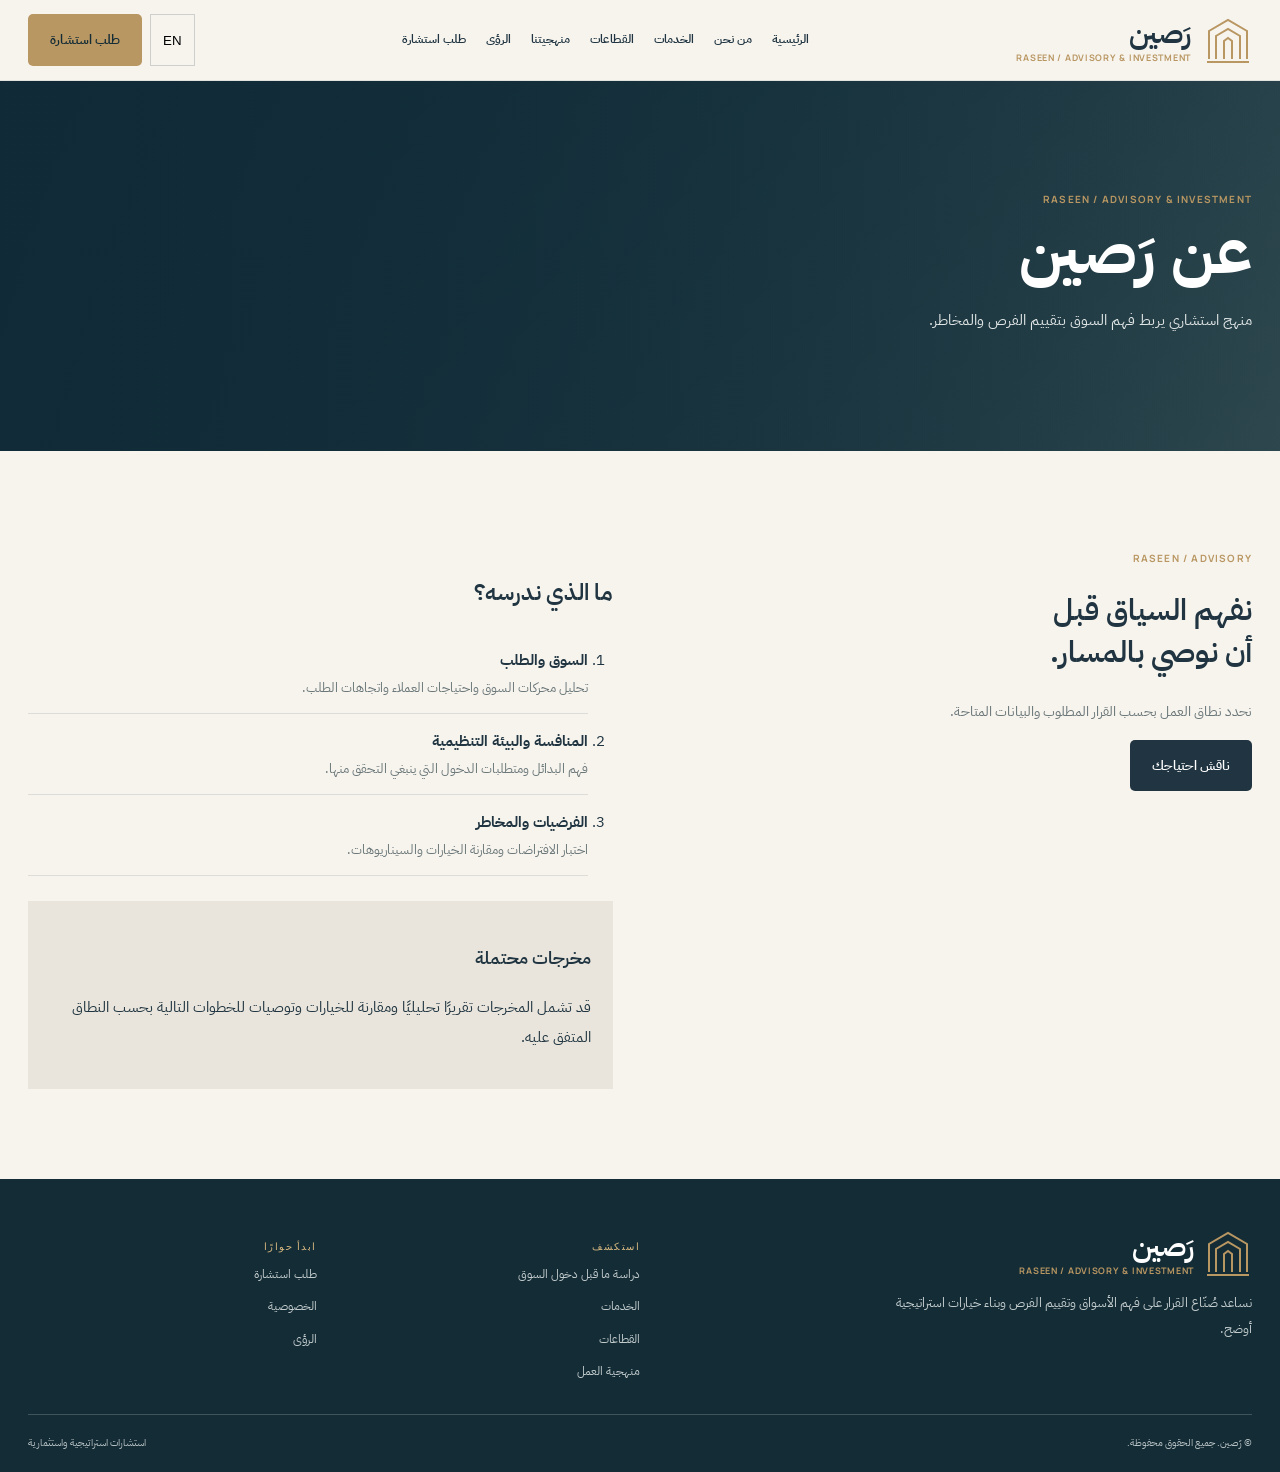
<file: about.html>
<!doctype html><html lang="ar" dir="rtl"><head><meta charset="utf-8"><meta name="viewport" content="width=device-width,initial-scale=1"><meta name="description" content="منهج استشاري يربط فهم السوق بتقييم الفرص والمخاطر."><title>عن رَصين | RASEEN</title><link rel="preconnect" href="https://fonts.googleapis.com"><link href="https://fonts.googleapis.com/css2?family=IBM+Plex+Sans+Arabic:wght@400;500;600;700&family=Manrope:wght@400;500;600;700;800&display=swap" rel="stylesheet"><link rel="stylesheet" href="style.css"><script defer src="script.js"></script></head><body><div data-site-header></div><main><section class="page-hero" style="--page-image:linear-gradient(135deg,#183b46,#687e7c)"><div class="container"><p class="eyebrow">RASEEN / ADVISORY & INVESTMENT</p><h1 data-ar="عن رَصين" data-en="About RASEEN">عن رَصين</h1><p data-ar="منهج استشاري يربط فهم السوق بتقييم الفرص والمخاطر." data-en="An advisory approach connecting market understanding, opportunities, and risk.">منهج استشاري يربط فهم السوق بتقييم الفرص والمخاطر.</p></div></section><section class="section-pad"><div class="container content-grid"><aside class="content-aside reveal"><p class="eyebrow">RASEEN / ADVISORY</p><h2 data-ar="نفهم السياق قبل<br><em>أن نوصي بالمسار.</em>" data-en="Understand the context before<br><em>recommending a path.</em>">نفهم السياق قبل<br><em>أن نوصي بالمسار.</em></h2><p class="body-copy" data-ar="نحدد نطاق العمل بحسب القرار المطلوب والبيانات المتاحة." data-en="We shape the scope around the decision and available evidence.">نحدد نطاق العمل بحسب القرار المطلوب والبيانات المتاحة.</p><a class="btn btn-dark" href="inquiry.html" data-ar="ناقش احتياجك" data-en="Discuss your needs">ناقش احتياجك</a></aside><div class="prose reveal"><h2 data-ar="ما الذي ندرسه؟" data-en="What do we assess?">ما الذي ندرسه؟</h2><ol class="numbered"><li><strong data-ar="السوق والطلب" data-en="Market and demand">السوق والطلب</strong><span data-ar="تحليل محركات السوق واحتياجات العملاء واتجاهات الطلب." data-en="Analyze market drivers, customer needs, and demand trends.">تحليل محركات السوق واحتياجات العملاء واتجاهات الطلب.</span></li><li><strong data-ar="المنافسة والبيئة التنظيمية" data-en="Competition and regulation">المنافسة والبيئة التنظيمية</strong><span data-ar="فهم البدائل ومتطلبات الدخول التي ينبغي التحقق منها." data-en="Understand alternatives and entry requirements to validate.">فهم البدائل ومتطلبات الدخول التي ينبغي التحقق منها.</span></li><li><strong data-ar="الفرضيات والمخاطر" data-en="Assumptions and risks">الفرضيات والمخاطر</strong><span data-ar="اختبار الافتراضات ومقارنة الخيارات والسيناريوهات." data-en="Test assumptions and compare options and scenarios.">اختبار الافتراضات ومقارنة الخيارات والسيناريوهات.</span></li></ol><div class="panel"><h3 data-ar="مخرجات محتملة" data-en="Potential outputs">مخرجات محتملة</h3><p data-ar="قد تشمل المخرجات تقريرًا تحليليًا ومقارنة للخيارات وتوصيات للخطوات التالية بحسب النطاق المتفق عليه." data-en="Outputs may include an analytical report, options comparison, and next-step recommendations, depending on the agreed scope.">قد تشمل المخرجات تقريرًا تحليليًا ومقارنة للخيارات وتوصيات للخطوات التالية بحسب النطاق المتفق عليه.</p></div></div></div></section></main><div data-site-footer></div></body></html>
</file>
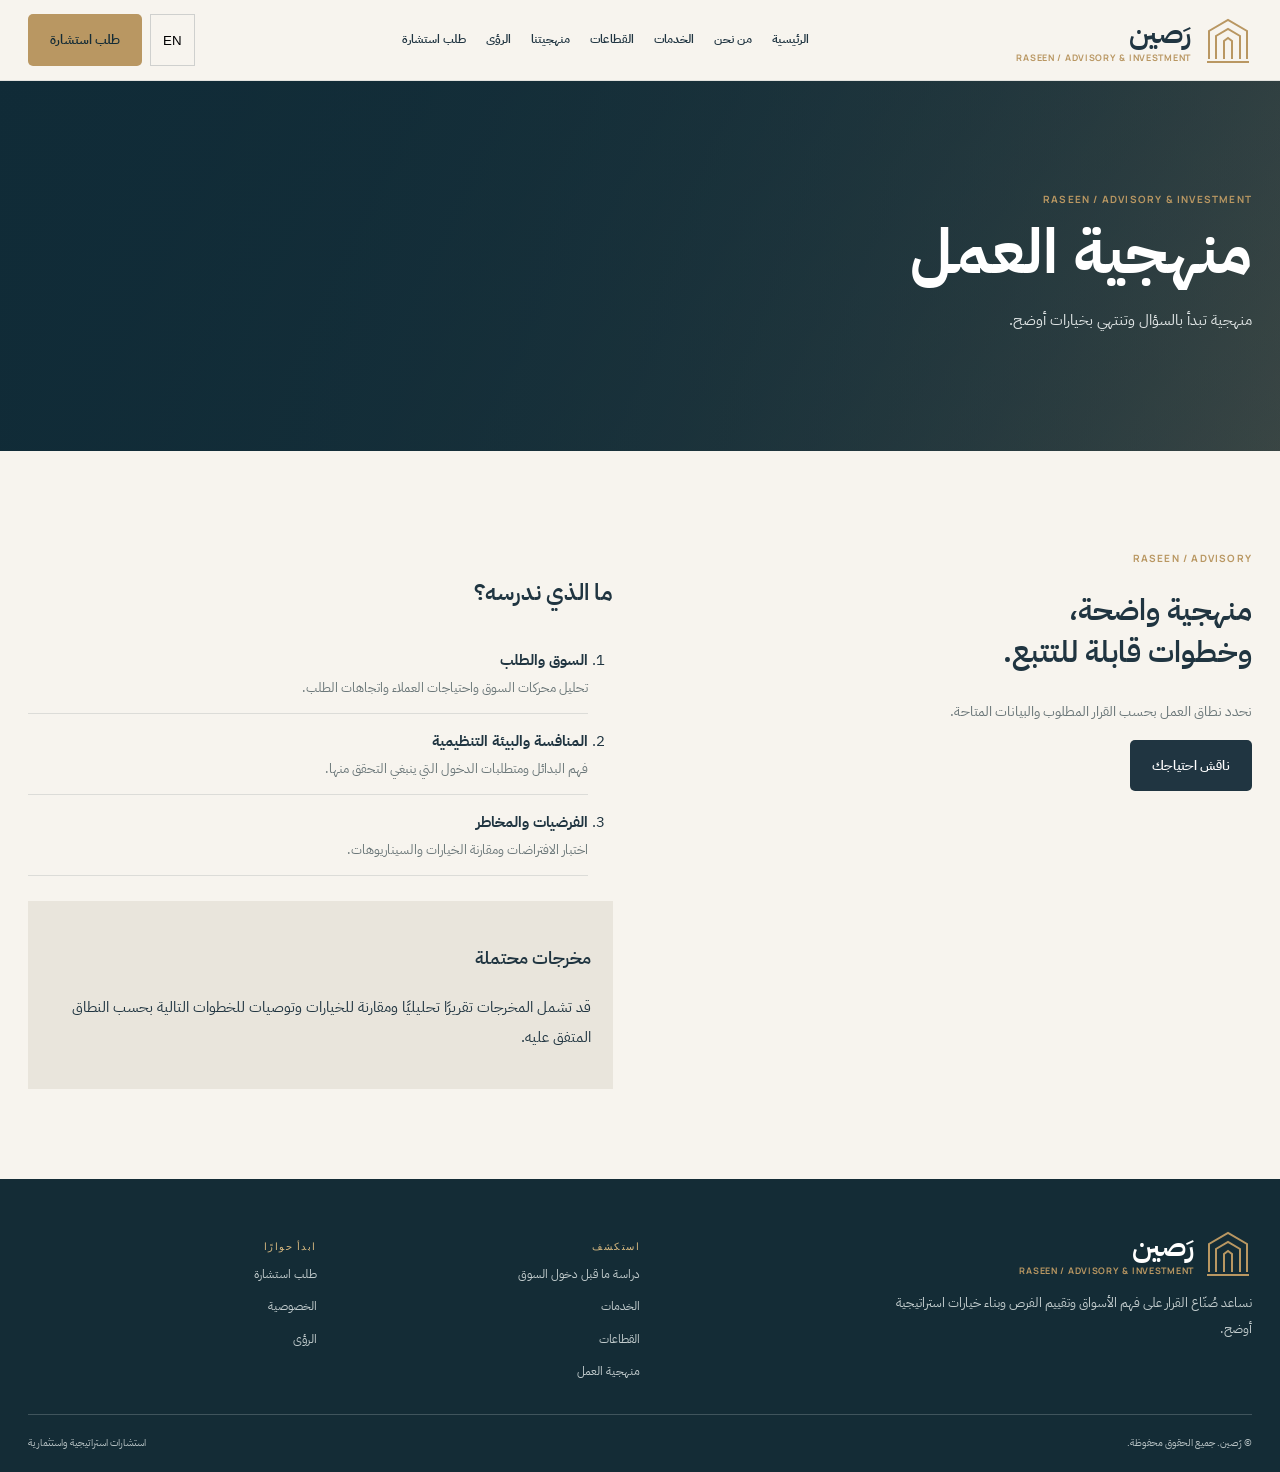
<file: approach.html>
<!doctype html><html lang="ar" dir="rtl"><head><meta charset="utf-8"><meta name="viewport" content="width=device-width,initial-scale=1"><meta name="description" content="منهجية تبدأ بالسؤال وتنتهي بخيارات أوضح."><title>منهجية العمل | RASEEN</title><link rel="preconnect" href="https://fonts.googleapis.com"><link href="https://fonts.googleapis.com/css2?family=IBM+Plex+Sans+Arabic:wght@400;500;600;700&family=Manrope:wght@400;500;600;700;800&display=swap" rel="stylesheet"><link rel="stylesheet" href="style.css"><script defer src="script.js"></script></head><body><div data-site-header></div><main><section class="page-hero" style="--page-image:linear-gradient(135deg,#19353f,#8a795d)"><div class="container"><p class="eyebrow">RASEEN / ADVISORY & INVESTMENT</p><h1 data-ar="منهجية العمل" data-en="Our approach">منهجية العمل</h1><p data-ar="منهجية تبدأ بالسؤال وتنتهي بخيارات أوضح." data-en="A structured process from questions to clearer options.">منهجية تبدأ بالسؤال وتنتهي بخيارات أوضح.</p></div></section><section class="section-pad"><div class="container content-grid"><aside class="content-aside reveal"><p class="eyebrow">RASEEN / ADVISORY</p><h2 data-ar="منهجية واضحة،<br><em>وخطوات قابلة للتتبع.</em>" data-en="A clear method,<br><em>with traceable steps.</em>">منهجية واضحة،<br><em>وخطوات قابلة للتتبع.</em></h2><p class="body-copy" data-ar="نحدد نطاق العمل بحسب القرار المطلوب والبيانات المتاحة." data-en="We shape the scope around the decision and available evidence.">نحدد نطاق العمل بحسب القرار المطلوب والبيانات المتاحة.</p><a class="btn btn-dark" href="inquiry.html" data-ar="ناقش احتياجك" data-en="Discuss your needs">ناقش احتياجك</a></aside><div class="prose reveal"><h2 data-ar="ما الذي ندرسه؟" data-en="What do we assess?">ما الذي ندرسه؟</h2><ol class="numbered"><li><strong data-ar="السوق والطلب" data-en="Market and demand">السوق والطلب</strong><span data-ar="تحليل محركات السوق واحتياجات العملاء واتجاهات الطلب." data-en="Analyze market drivers, customer needs, and demand trends.">تحليل محركات السوق واحتياجات العملاء واتجاهات الطلب.</span></li><li><strong data-ar="المنافسة والبيئة التنظيمية" data-en="Competition and regulation">المنافسة والبيئة التنظيمية</strong><span data-ar="فهم البدائل ومتطلبات الدخول التي ينبغي التحقق منها." data-en="Understand alternatives and entry requirements to validate.">فهم البدائل ومتطلبات الدخول التي ينبغي التحقق منها.</span></li><li><strong data-ar="الفرضيات والمخاطر" data-en="Assumptions and risks">الفرضيات والمخاطر</strong><span data-ar="اختبار الافتراضات ومقارنة الخيارات والسيناريوهات." data-en="Test assumptions and compare options and scenarios.">اختبار الافتراضات ومقارنة الخيارات والسيناريوهات.</span></li></ol><div class="panel"><h3 data-ar="مخرجات محتملة" data-en="Potential outputs">مخرجات محتملة</h3><p data-ar="قد تشمل المخرجات تقريرًا تحليليًا ومقارنة للخيارات وتوصيات للخطوات التالية بحسب النطاق المتفق عليه." data-en="Outputs may include an analytical report, options comparison, and next-step recommendations, depending on the agreed scope.">قد تشمل المخرجات تقريرًا تحليليًا ومقارنة للخيارات وتوصيات للخطوات التالية بحسب النطاق المتفق عليه.</p></div></div></div></section></main><div data-site-footer></div></body></html>
</file>
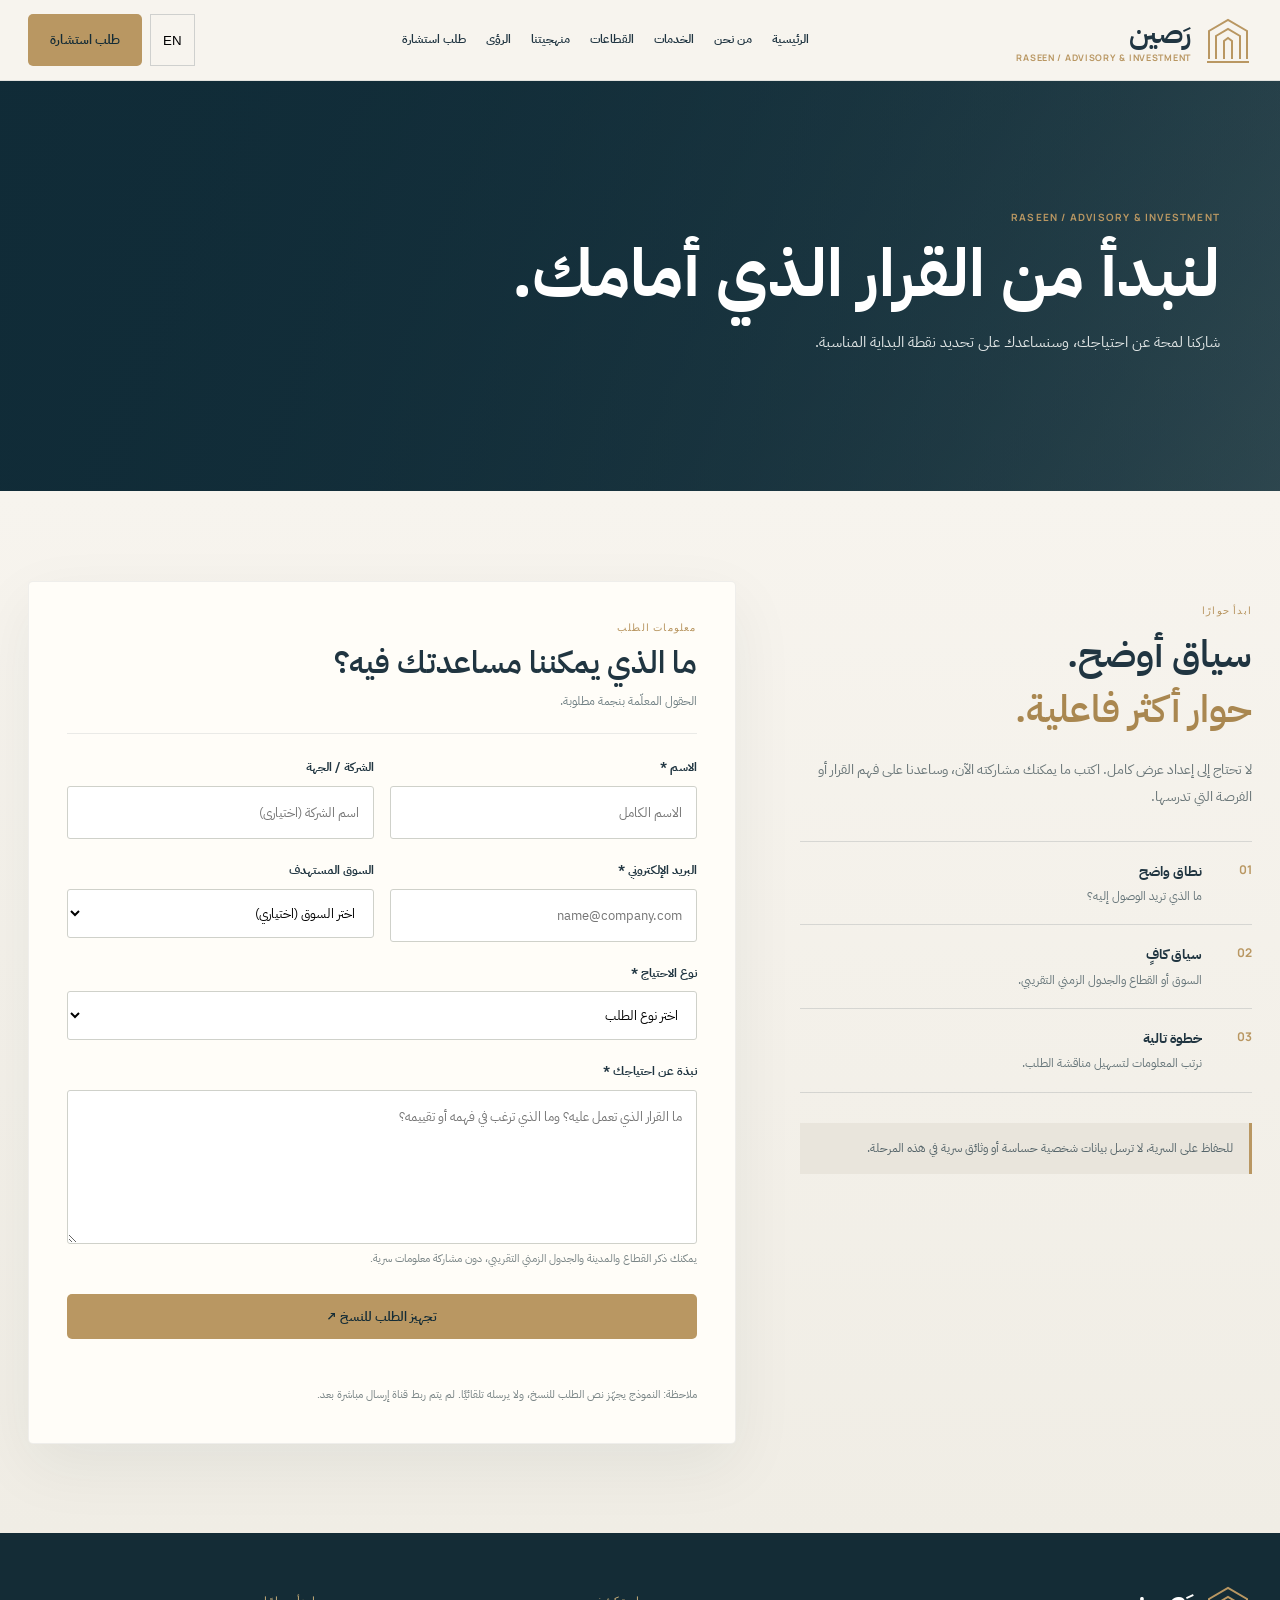
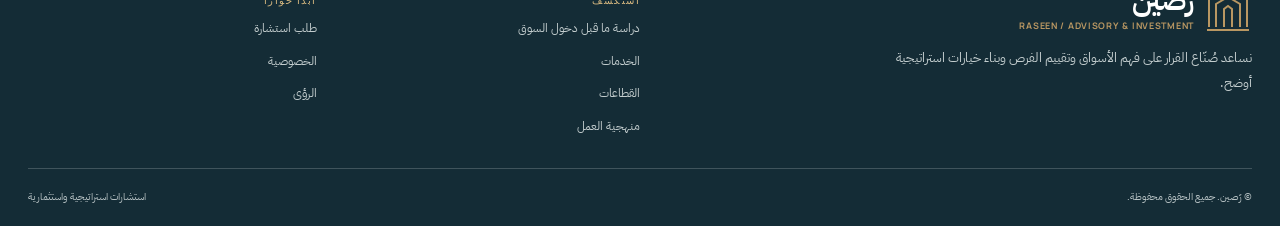
<file: inquiry.html>
<!doctype html>
<html lang="ar" dir="rtl">
<head>
<meta charset="utf-8"><meta name="viewport" content="width=device-width,initial-scale=1">
<meta name="description" content="ابدأ حوارًا مع رصين حول احتياجك الاستشاري أو فرصة السوق التي تدرسها.">
<title>طلب استشارة | RASEEN</title>
<link rel="preconnect" href="https://fonts.googleapis.com">
<link href="https://fonts.googleapis.com/css2?family=IBM+Plex+Sans+Arabic:wght@400;500;600;700&family=Manrope:wght@400;500;600;700;800&display=swap" rel="stylesheet">
<link rel="stylesheet" href="style.css"><script defer src="script.js"></script>
</head>
<body>
<div data-site-header></div>
<main class="inquiry-page">
<section class="page-hero inquiry-hero" style="--page-image:linear-gradient(135deg,#183b46,#667b7b)"><div class="container reveal"><p class="eyebrow">RASEEN / ADVISORY & INVESTMENT</p><h1 data-ar="لنبدأ من القرار الذي أمامك." data-en="Start with the decision ahead.">لنبدأ من القرار الذي أمامك.</h1><p data-ar="شاركنا لمحة عن احتياجك، وسنساعدك على تحديد نقطة البداية المناسبة." data-en="Tell us a little about your needs and we’ll help define a sensible starting point.">شاركنا لمحة عن احتياجك، وسنساعدك على تحديد نقطة البداية المناسبة.</p></div></section>
<section class="section-pad inquiry-section"><div class="container inquiry-layout">
<aside class="inquiry-intro reveal"><p class="eyebrow" data-ar="ابدأ حوارًا" data-en="START A CONVERSATION">ابدأ حوارًا</p><h2 data-ar="سياق أوضح.<br><em>حوار أكثر فاعلية.</em>" data-en="Clearer context.<br><em>A more useful conversation.</em>">سياق أوضح.<br><em>حوار أكثر فاعلية.</em></h2><p class="body-copy" data-ar="لا تحتاج إلى إعداد عرض كامل. اكتب ما يمكنك مشاركته الآن، وساعدنا على فهم القرار أو الفرصة التي تدرسها." data-en="You don’t need a full brief. Share what you can at this stage and help us understand the decision or opportunity you’re exploring.">لا تحتاج إلى إعداد عرض كامل. اكتب ما يمكنك مشاركته الآن، وساعدنا على فهم القرار أو الفرصة التي تدرسها.</p>
<div class="inquiry-points"><div><span>01</span><p data-ar="نطاق واضح" data-en="A clear scope">نطاق واضح</p><small data-ar="ما الذي تريد الوصول إليه؟" data-en="What are you trying to achieve?">ما الذي تريد الوصول إليه؟</small></div><div><span>02</span><p data-ar="سياق كافٍ" data-en="Useful context">سياق كافٍ</p><small data-ar="السوق أو القطاع والجدول الزمني التقريبي." data-en="Market, sector, and indicative timeline.">السوق أو القطاع والجدول الزمني التقريبي.</small></div><div><span>03</span><p data-ar="خطوة تالية" data-en="A next step">خطوة تالية</p><small data-ar="نرتب المعلومات لتسهيل مناقشة الطلب." data-en="Organize the details for a focused discussion.">نرتب المعلومات لتسهيل مناقشة الطلب.</small></div></div>
<p class="inquiry-privacy" data-ar="للحفاظ على السرية، لا ترسل بيانات شخصية حساسة أو وثائق سرية في هذه المرحلة." data-en="To protect confidentiality, please don’t include sensitive personal data or confidential documents at this stage.">للحفاظ على السرية، لا ترسل بيانات شخصية حساسة أو وثائق سرية في هذه المرحلة.</p>
</aside>
<div class="form-card inquiry-form-card reveal"><div class="form-card-heading"><p class="eyebrow" data-ar="معلومات الطلب" data-en="INQUIRY DETAILS">معلومات الطلب</p><h2 data-ar="ما الذي يمكننا مساعدتك فيه؟" data-en="How can we help?">ما الذي يمكننا مساعدتك فيه؟</h2><p data-ar="الحقول المعلّمة بنجمة مطلوبة." data-en="Fields marked with an asterisk are required.">الحقول المعلّمة بنجمة مطلوبة.</p></div>
<form data-inquiry-form data-recipient="" novalidate>
<div class="form-grid inquiry-fields">
<div class="field"><label for="name"><span data-ar="الاسم" data-en="Name">الاسم</span> *</label><input id="name" name="name" autocomplete="name" required data-placeholder-ar="الاسم الكامل" data-placeholder-en="Full name" placeholder="الاسم الكامل"></div>
<div class="field"><label for="company" data-ar="الشركة / الجهة" data-en="Company / organization">الشركة / الجهة</label><input id="company" name="company" autocomplete="organization" data-placeholder-ar="اسم الشركة (اختياري)" data-placeholder-en="Company name (optional)" placeholder="اسم الشركة (اختياري)"></div>
<div class="field"><label for="email"><span data-ar="البريد الإلكتروني" data-en="Email address">البريد الإلكتروني</span> *</label><input id="email" name="email" type="email" autocomplete="email" required data-placeholder-ar="name@company.com" data-placeholder-en="name@company.com" placeholder="name@company.com"></div>
<div class="field"><label for="country" data-ar="السوق المستهدف" data-en="Target market">السوق المستهدف</label><select id="country" name="country"><option value="" data-ar="اختر السوق (اختياري)" data-en="Select a market (optional)">اختر السوق (اختياري)</option><option value="Saudi Arabia" data-ar="السعودية" data-en="Saudi Arabia">السعودية</option><option value="Morocco" data-ar="المغرب" data-en="Morocco">المغرب</option><option value="Ethiopia" data-ar="إثيوبيا" data-en="Ethiopia">إثيوبيا</option><option value="Other" data-ar="سوق آخر" data-en="Other market">سوق آخر</option></select></div>
<div class="field full"><label for="type"><span data-ar="نوع الاحتياج" data-en="Type of support">نوع الاحتياج</span> *</label><select id="type" name="type" required><option value="" data-ar="اختر نوع الطلب" data-en="Select an inquiry type">اختر نوع الطلب</option><option value="Market entry assessment" data-ar="دراسة ما قبل دخول السوق" data-en="Pre-market entry assessment">دراسة ما قبل دخول السوق</option><option value="Market research" data-ar="دراسة سوق ومنافسين" data-en="Market and competitor research">دراسة سوق ومنافسين</option><option value="Investment assessment" data-ar="تقييم فرصة استثمارية" data-en="Investment opportunity assessment">تقييم فرصة استثمارية</option><option value="Strategy and growth" data-ar="استراتيجية ونمو" data-en="Strategy and growth">استراتيجية ونمو</option><option value="Other" data-ar="احتياج آخر" data-en="Other">احتياج آخر</option></select></div>
<div class="field full"><label for="message"><span data-ar="نبذة عن احتياجك" data-en="Briefly describe your needs">نبذة عن احتياجك</span> *</label><textarea id="message" name="message" required rows="5" data-placeholder-ar="ما القرار الذي تعمل عليه؟ وما الذي ترغب في فهمه أو تقييمه؟" data-placeholder-en="What decision are you working on, and what would you like to understand or assess?" placeholder="ما القرار الذي تعمل عليه؟ وما الذي ترغب في فهمه أو تقييمه؟"></textarea><small class="field-hint" data-ar="يمكنك ذكر القطاع والمدينة والجدول الزمني التقريبي، دون مشاركة معلومات سرية." data-en="You may include the sector, city, and indicative timeline without sharing confidential information.">يمكنك ذكر القطاع والمدينة والجدول الزمني التقريبي، دون مشاركة معلومات سرية.</small></div>
<div class="field full inquiry-submit"><button class="btn btn-primary" type="submit" data-ar="تجهيز الطلب للنسخ ↗" data-en="Prepare inquiry to copy ↗">تجهيز الطلب للنسخ ↗</button><p class="form-status" role="status" aria-live="polite"></p><div class="form-result" hidden><label for="inquiry-copy" data-ar="نص الطلب الجاهز" data-en="Your prepared inquiry">نص الطلب الجاهز</label><textarea id="inquiry-copy" rows="8" readonly></textarea><button type="button" class="btn btn-dark copy-inquiry" data-ar="نسخ تفاصيل الطلب" data-en="Copy inquiry details">نسخ تفاصيل الطلب</button><p class="copy-status" role="status" aria-live="polite"></p></div><p class="form-footnote" data-ar="ملاحظة: النموذج يجهّز نص الطلب للنسخ، ولا يرسله تلقائيًا. لم يتم ربط قناة إرسال مباشرة بعد." data-en="Note: this form prepares your inquiry for copying; it does not send it automatically. A direct submission channel has not yet been connected.">ملاحظة: النموذج يجهّز نص الطلب للنسخ، ولا يرسله تلقائيًا. لم يتم ربط قناة إرسال مباشرة بعد.</p></div>
</div></form></div>
</div></section></main><div data-site-footer></div>
</body></html>
</file>
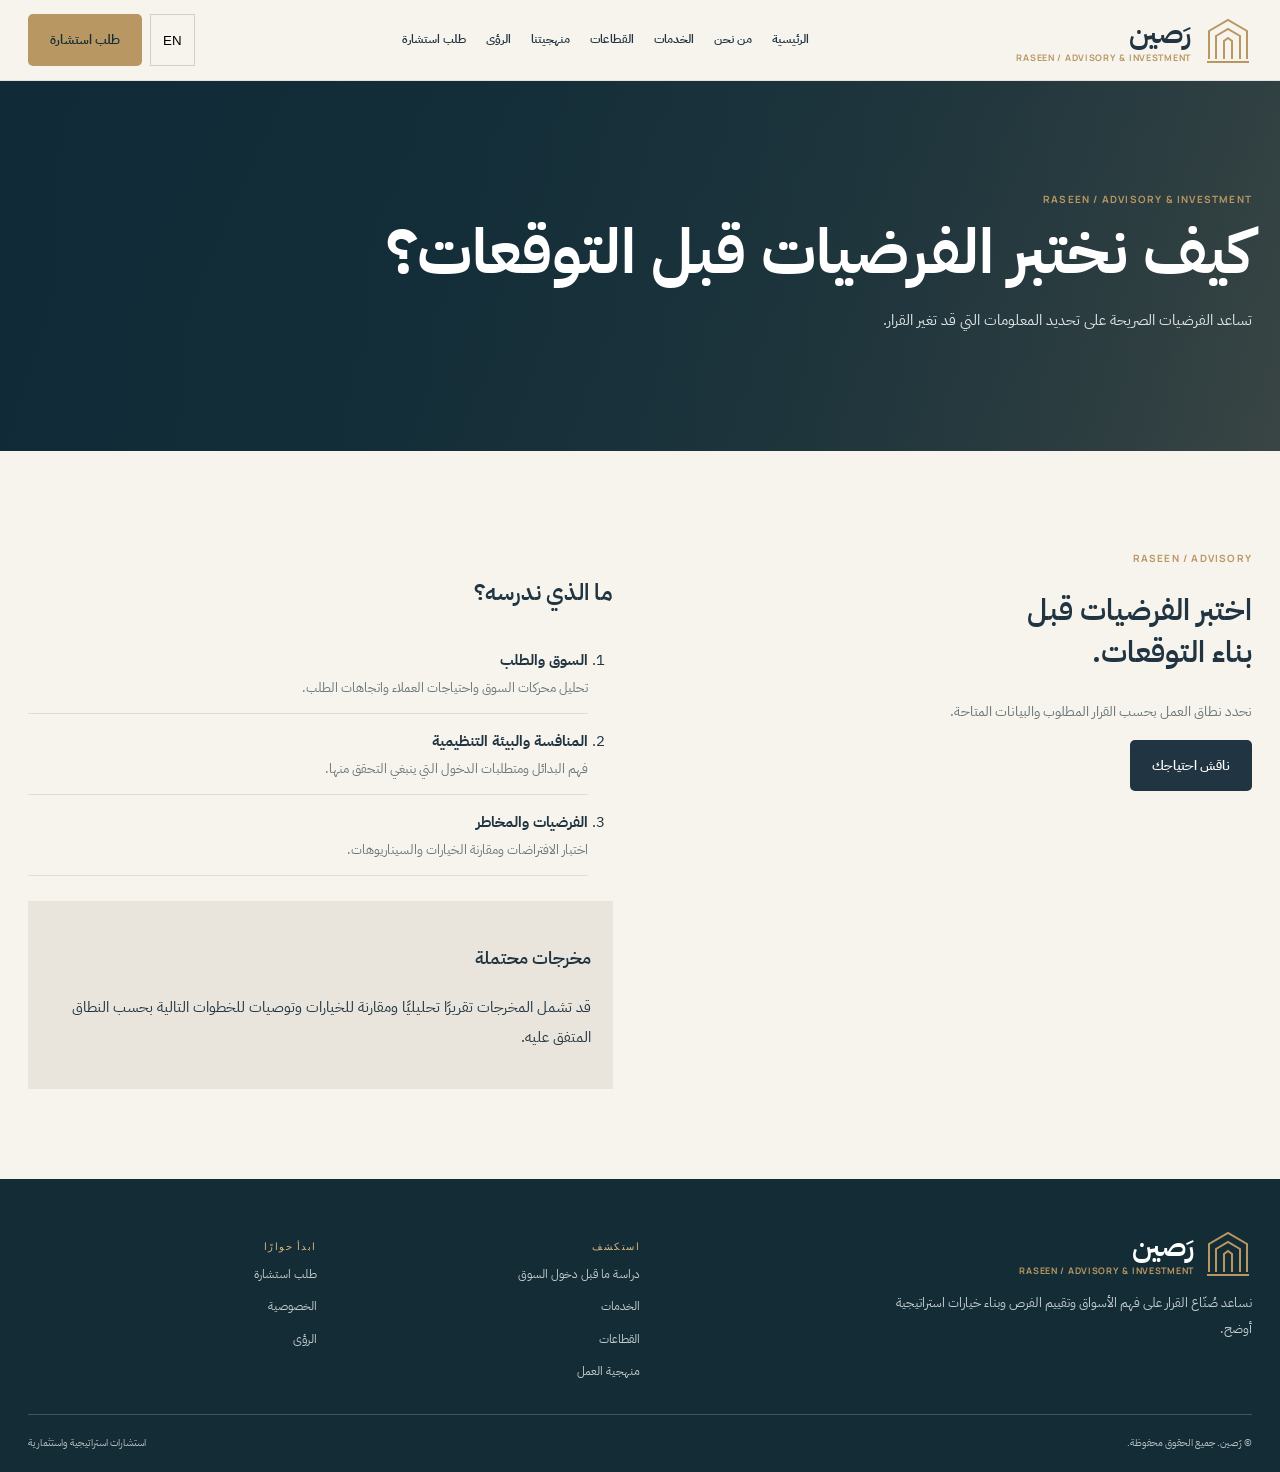
<file: insight-feasibility.html>
<!doctype html><html lang="ar" dir="rtl"><head><meta charset="utf-8"><meta name="viewport" content="width=device-width,initial-scale=1"><meta name="description" content="تساعد الفرضيات الصريحة على تحديد المعلومات التي قد تغير القرار."><title>كيف نختبر الفرضيات قبل التوقعات؟ | RASEEN</title><link rel="preconnect" href="https://fonts.googleapis.com"><link href="https://fonts.googleapis.com/css2?family=IBM+Plex+Sans+Arabic:wght@400;500;600;700&family=Manrope:wght@400;500;600;700;800&display=swap" rel="stylesheet"><link rel="stylesheet" href="style.css"><script defer src="script.js"></script></head><body><div data-site-header></div><main><section class="page-hero" style="--page-image:linear-gradient(135deg,#1d3d47,#8b795d)"><div class="container"><p class="eyebrow">RASEEN / ADVISORY & INVESTMENT</p><h1 data-ar="كيف نختبر الفرضيات قبل التوقعات؟" data-en="How to test assumptions before forecasting">كيف نختبر الفرضيات قبل التوقعات؟</h1><p data-ar="تساعد الفرضيات الصريحة على تحديد المعلومات التي قد تغير القرار." data-en="Explicit assumptions help identify information that could change a decision.">تساعد الفرضيات الصريحة على تحديد المعلومات التي قد تغير القرار.</p></div></section><section class="section-pad"><div class="container content-grid"><aside class="content-aside reveal"><p class="eyebrow">RASEEN / ADVISORY</p><h2 data-ar="اختبر الفرضيات قبل<br><em>بناء التوقعات.</em>" data-en="Test assumptions before<br><em>building forecasts.</em>">اختبر الفرضيات قبل<br><em>بناء التوقعات.</em></h2><p class="body-copy" data-ar="نحدد نطاق العمل بحسب القرار المطلوب والبيانات المتاحة." data-en="We shape the scope around the decision and available evidence.">نحدد نطاق العمل بحسب القرار المطلوب والبيانات المتاحة.</p><a class="btn btn-dark" href="inquiry.html" data-ar="ناقش احتياجك" data-en="Discuss your needs">ناقش احتياجك</a></aside><div class="prose reveal"><h2 data-ar="ما الذي ندرسه؟" data-en="What do we assess?">ما الذي ندرسه؟</h2><ol class="numbered"><li><strong data-ar="السوق والطلب" data-en="Market and demand">السوق والطلب</strong><span data-ar="تحليل محركات السوق واحتياجات العملاء واتجاهات الطلب." data-en="Analyze market drivers, customer needs, and demand trends.">تحليل محركات السوق واحتياجات العملاء واتجاهات الطلب.</span></li><li><strong data-ar="المنافسة والبيئة التنظيمية" data-en="Competition and regulation">المنافسة والبيئة التنظيمية</strong><span data-ar="فهم البدائل ومتطلبات الدخول التي ينبغي التحقق منها." data-en="Understand alternatives and entry requirements to validate.">فهم البدائل ومتطلبات الدخول التي ينبغي التحقق منها.</span></li><li><strong data-ar="الفرضيات والمخاطر" data-en="Assumptions and risks">الفرضيات والمخاطر</strong><span data-ar="اختبار الافتراضات ومقارنة الخيارات والسيناريوهات." data-en="Test assumptions and compare options and scenarios.">اختبار الافتراضات ومقارنة الخيارات والسيناريوهات.</span></li></ol><div class="panel"><h3 data-ar="مخرجات محتملة" data-en="Potential outputs">مخرجات محتملة</h3><p data-ar="قد تشمل المخرجات تقريرًا تحليليًا ومقارنة للخيارات وتوصيات للخطوات التالية بحسب النطاق المتفق عليه." data-en="Outputs may include an analytical report, options comparison, and next-step recommendations, depending on the agreed scope.">قد تشمل المخرجات تقريرًا تحليليًا ومقارنة للخيارات وتوصيات للخطوات التالية بحسب النطاق المتفق عليه.</p></div></div></div></section></main><div data-site-footer></div></body></html>
</file>
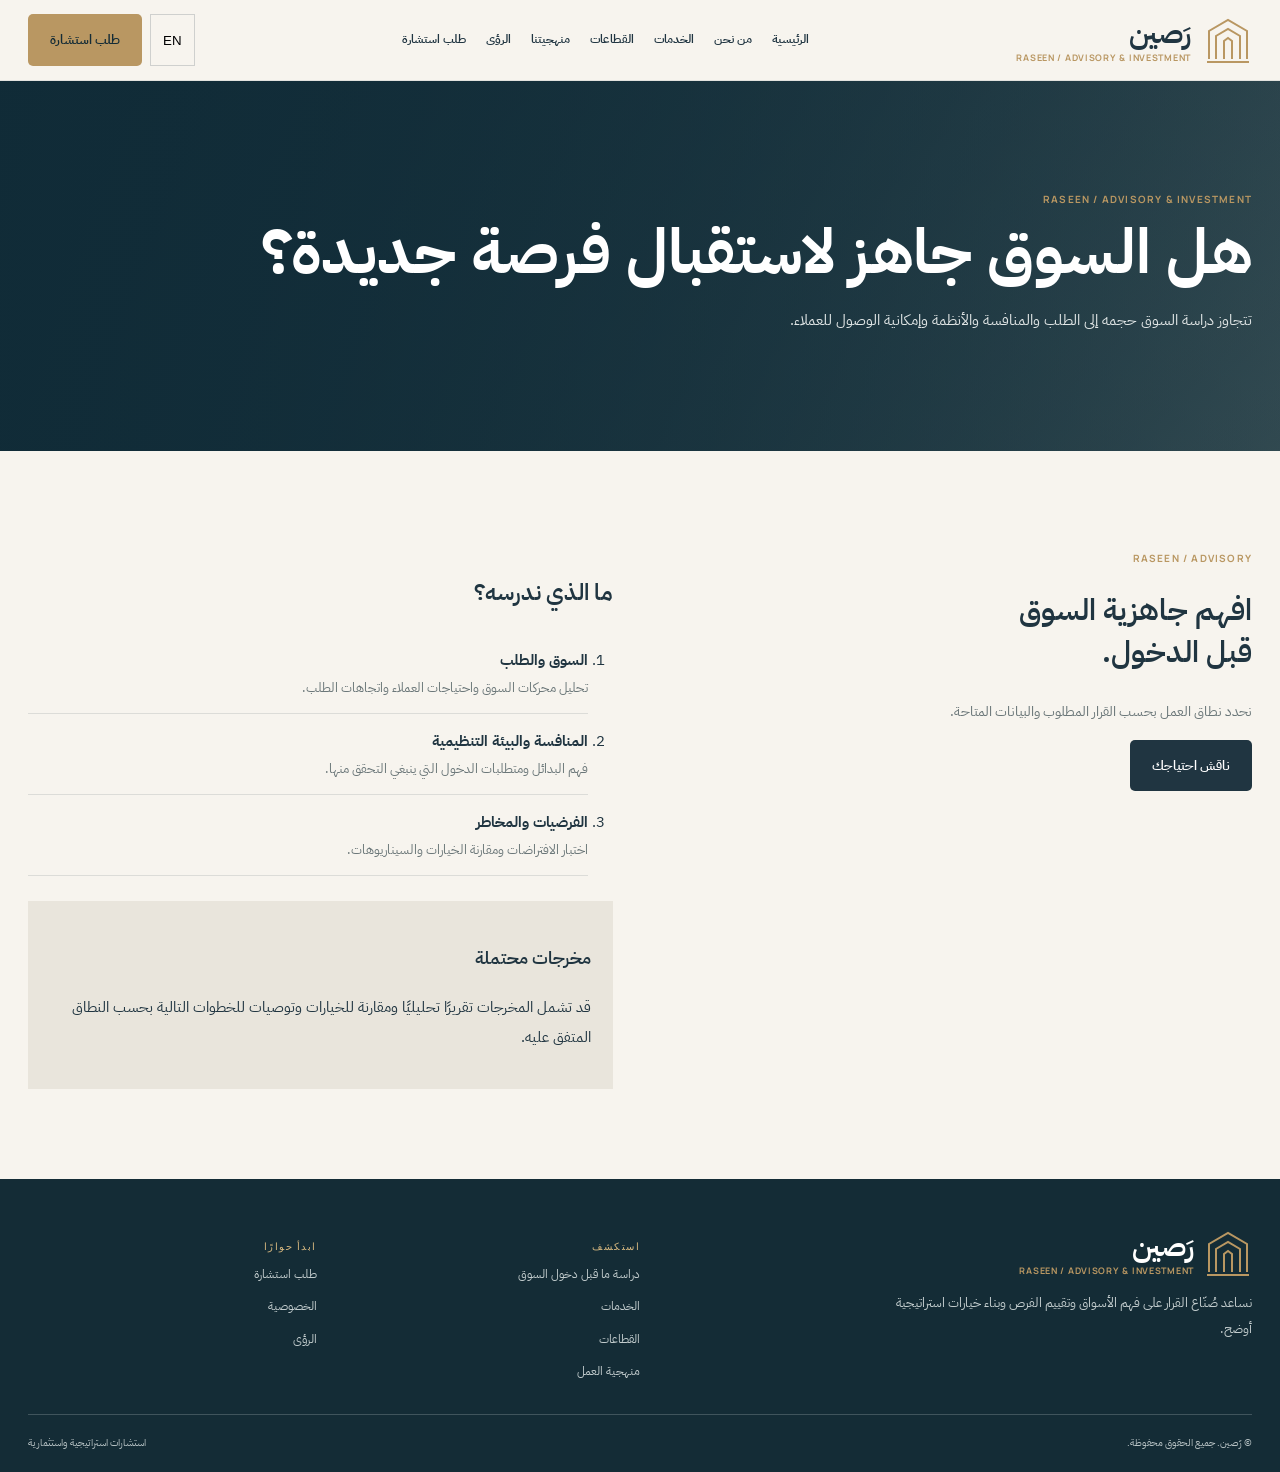
<file: insight-market-readiness.html>
<!doctype html><html lang="ar" dir="rtl"><head><meta charset="utf-8"><meta name="viewport" content="width=device-width,initial-scale=1"><meta name="description" content="تتجاوز دراسة السوق حجمه إلى الطلب والمنافسة والأنظمة وإمكانية الوصول للعملاء."><title>هل السوق جاهز لاستقبال فرصة جديدة؟ | RASEEN</title><link rel="preconnect" href="https://fonts.googleapis.com"><link href="https://fonts.googleapis.com/css2?family=IBM+Plex+Sans+Arabic:wght@400;500;600;700&family=Manrope:wght@400;500;600;700;800&display=swap" rel="stylesheet"><link rel="stylesheet" href="style.css"><script defer src="script.js"></script></head><body><div data-site-header></div><main><section class="page-hero" style="--page-image:linear-gradient(135deg,#233f4a,#728482)"><div class="container"><p class="eyebrow">RASEEN / ADVISORY & INVESTMENT</p><h1 data-ar="هل السوق جاهز لاستقبال فرصة جديدة؟" data-en="Is the market ready for a new opportunity?">هل السوق جاهز لاستقبال فرصة جديدة؟</h1><p data-ar="تتجاوز دراسة السوق حجمه إلى الطلب والمنافسة والأنظمة وإمكانية الوصول للعملاء." data-en="Market assessment goes beyond size to demand, competition, regulation, and customer access.">تتجاوز دراسة السوق حجمه إلى الطلب والمنافسة والأنظمة وإمكانية الوصول للعملاء.</p></div></section><section class="section-pad"><div class="container content-grid"><aside class="content-aside reveal"><p class="eyebrow">RASEEN / ADVISORY</p><h2 data-ar="افهم جاهزية السوق<br><em>قبل الدخول.</em>" data-en="Understand market readiness<br><em>before entry.</em>">افهم جاهزية السوق<br><em>قبل الدخول.</em></h2><p class="body-copy" data-ar="نحدد نطاق العمل بحسب القرار المطلوب والبيانات المتاحة." data-en="We shape the scope around the decision and available evidence.">نحدد نطاق العمل بحسب القرار المطلوب والبيانات المتاحة.</p><a class="btn btn-dark" href="inquiry.html" data-ar="ناقش احتياجك" data-en="Discuss your needs">ناقش احتياجك</a></aside><div class="prose reveal"><h2 data-ar="ما الذي ندرسه؟" data-en="What do we assess?">ما الذي ندرسه؟</h2><ol class="numbered"><li><strong data-ar="السوق والطلب" data-en="Market and demand">السوق والطلب</strong><span data-ar="تحليل محركات السوق واحتياجات العملاء واتجاهات الطلب." data-en="Analyze market drivers, customer needs, and demand trends.">تحليل محركات السوق واحتياجات العملاء واتجاهات الطلب.</span></li><li><strong data-ar="المنافسة والبيئة التنظيمية" data-en="Competition and regulation">المنافسة والبيئة التنظيمية</strong><span data-ar="فهم البدائل ومتطلبات الدخول التي ينبغي التحقق منها." data-en="Understand alternatives and entry requirements to validate.">فهم البدائل ومتطلبات الدخول التي ينبغي التحقق منها.</span></li><li><strong data-ar="الفرضيات والمخاطر" data-en="Assumptions and risks">الفرضيات والمخاطر</strong><span data-ar="اختبار الافتراضات ومقارنة الخيارات والسيناريوهات." data-en="Test assumptions and compare options and scenarios.">اختبار الافتراضات ومقارنة الخيارات والسيناريوهات.</span></li></ol><div class="panel"><h3 data-ar="مخرجات محتملة" data-en="Potential outputs">مخرجات محتملة</h3><p data-ar="قد تشمل المخرجات تقريرًا تحليليًا ومقارنة للخيارات وتوصيات للخطوات التالية بحسب النطاق المتفق عليه." data-en="Outputs may include an analytical report, options comparison, and next-step recommendations, depending on the agreed scope.">قد تشمل المخرجات تقريرًا تحليليًا ومقارنة للخيارات وتوصيات للخطوات التالية بحسب النطاق المتفق عليه.</p></div></div></div></section></main><div data-site-footer></div></body></html>
</file>
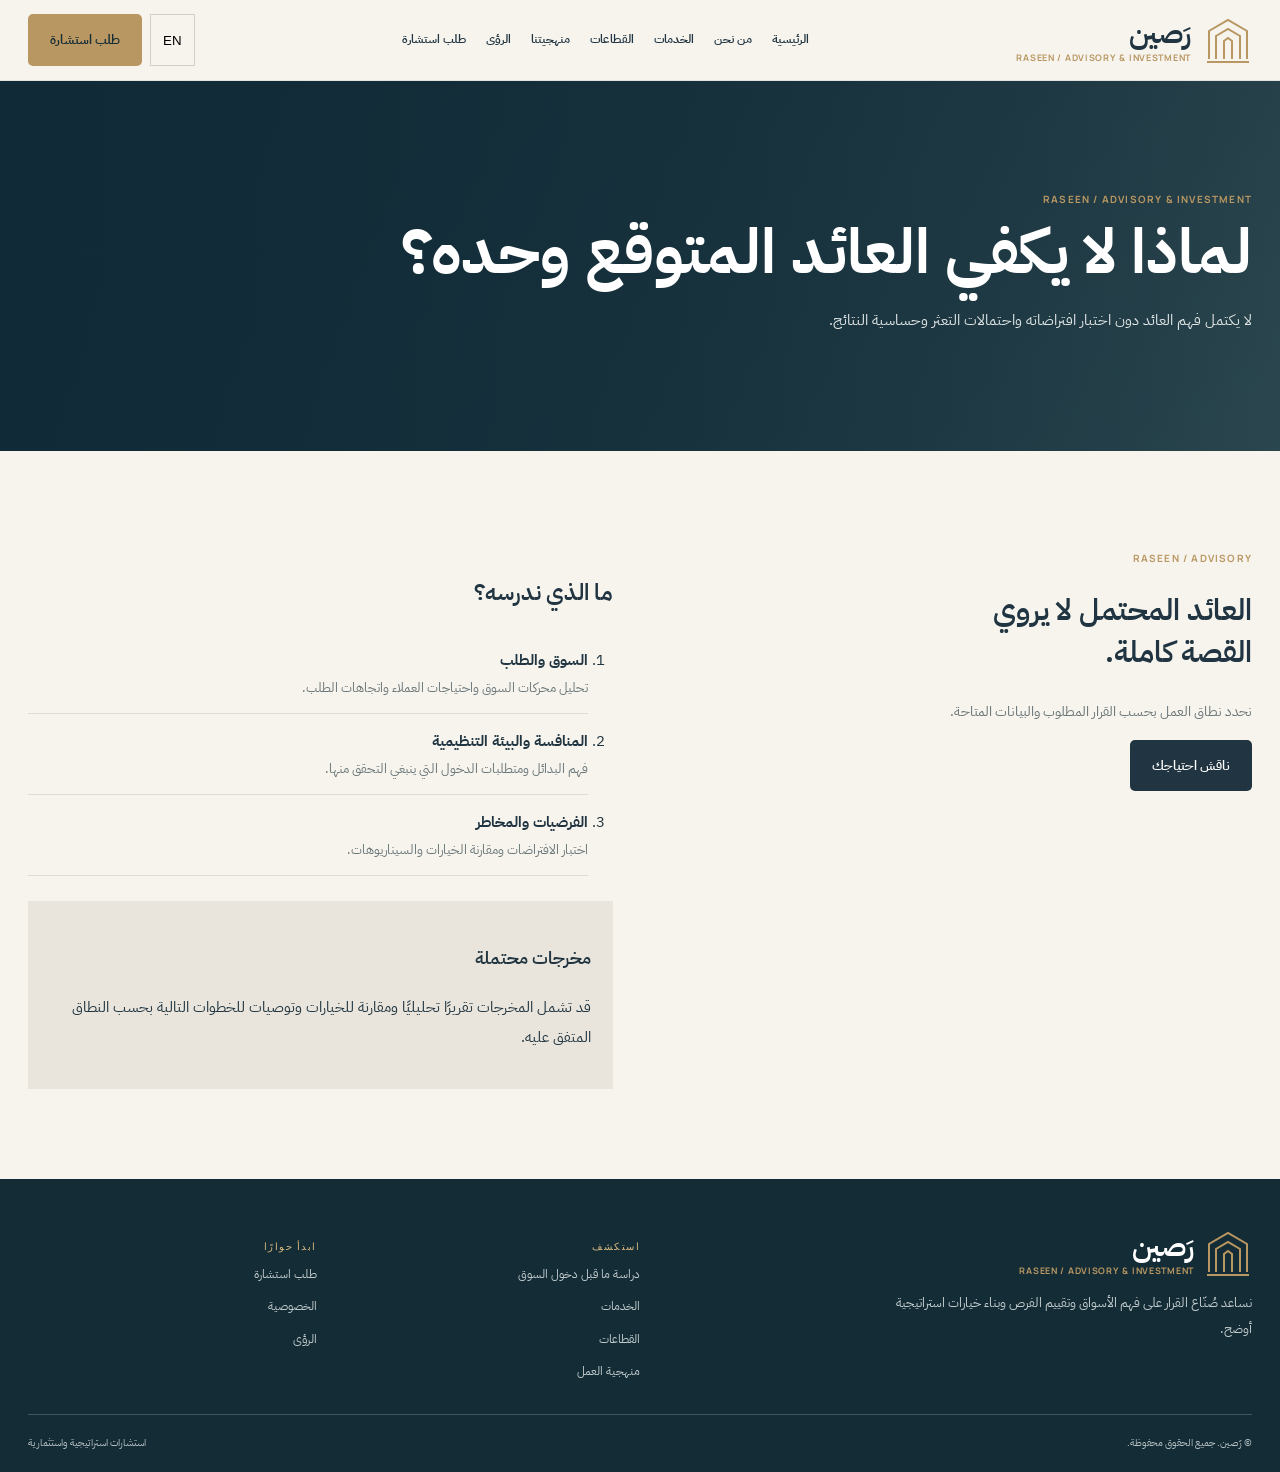
<file: insight-risk.html>
<!doctype html><html lang="ar" dir="rtl"><head><meta charset="utf-8"><meta name="viewport" content="width=device-width,initial-scale=1"><meta name="description" content="لا يكتمل فهم العائد دون اختبار افتراضاته واحتمالات التعثر وحساسية النتائج."><title>لماذا لا يكفي العائد المتوقع وحده؟ | RASEEN</title><link rel="preconnect" href="https://fonts.googleapis.com"><link href="https://fonts.googleapis.com/css2?family=IBM+Plex+Sans+Arabic:wght@400;500;600;700&family=Manrope:wght@400;500;600;700;800&display=swap" rel="stylesheet"><link rel="stylesheet" href="style.css"><script defer src="script.js"></script></head><body><div data-site-header></div><main><section class="page-hero" style="--page-image:linear-gradient(135deg,#203943,#5f7b7c)"><div class="container"><p class="eyebrow">RASEEN / ADVISORY & INVESTMENT</p><h1 data-ar="لماذا لا يكفي العائد المتوقع وحده؟" data-en="Why expected return is not enough">لماذا لا يكفي العائد المتوقع وحده؟</h1><p data-ar="لا يكتمل فهم العائد دون اختبار افتراضاته واحتمالات التعثر وحساسية النتائج." data-en="Returns must be considered alongside assumptions, downside scenarios, and sensitivity.">لا يكتمل فهم العائد دون اختبار افتراضاته واحتمالات التعثر وحساسية النتائج.</p></div></section><section class="section-pad"><div class="container content-grid"><aside class="content-aside reveal"><p class="eyebrow">RASEEN / ADVISORY</p><h2 data-ar="العائد المحتمل لا يروي<br><em>القصة كاملة.</em>" data-en="Expected returns never tell<br><em>the whole story.</em>">العائد المحتمل لا يروي<br><em>القصة كاملة.</em></h2><p class="body-copy" data-ar="نحدد نطاق العمل بحسب القرار المطلوب والبيانات المتاحة." data-en="We shape the scope around the decision and available evidence.">نحدد نطاق العمل بحسب القرار المطلوب والبيانات المتاحة.</p><a class="btn btn-dark" href="inquiry.html" data-ar="ناقش احتياجك" data-en="Discuss your needs">ناقش احتياجك</a></aside><div class="prose reveal"><h2 data-ar="ما الذي ندرسه؟" data-en="What do we assess?">ما الذي ندرسه؟</h2><ol class="numbered"><li><strong data-ar="السوق والطلب" data-en="Market and demand">السوق والطلب</strong><span data-ar="تحليل محركات السوق واحتياجات العملاء واتجاهات الطلب." data-en="Analyze market drivers, customer needs, and demand trends.">تحليل محركات السوق واحتياجات العملاء واتجاهات الطلب.</span></li><li><strong data-ar="المنافسة والبيئة التنظيمية" data-en="Competition and regulation">المنافسة والبيئة التنظيمية</strong><span data-ar="فهم البدائل ومتطلبات الدخول التي ينبغي التحقق منها." data-en="Understand alternatives and entry requirements to validate.">فهم البدائل ومتطلبات الدخول التي ينبغي التحقق منها.</span></li><li><strong data-ar="الفرضيات والمخاطر" data-en="Assumptions and risks">الفرضيات والمخاطر</strong><span data-ar="اختبار الافتراضات ومقارنة الخيارات والسيناريوهات." data-en="Test assumptions and compare options and scenarios.">اختبار الافتراضات ومقارنة الخيارات والسيناريوهات.</span></li></ol><div class="panel"><h3 data-ar="مخرجات محتملة" data-en="Potential outputs">مخرجات محتملة</h3><p data-ar="قد تشمل المخرجات تقريرًا تحليليًا ومقارنة للخيارات وتوصيات للخطوات التالية بحسب النطاق المتفق عليه." data-en="Outputs may include an analytical report, options comparison, and next-step recommendations, depending on the agreed scope.">قد تشمل المخرجات تقريرًا تحليليًا ومقارنة للخيارات وتوصيات للخطوات التالية بحسب النطاق المتفق عليه.</p></div></div></div></section></main><div data-site-footer></div></body></html>
</file>
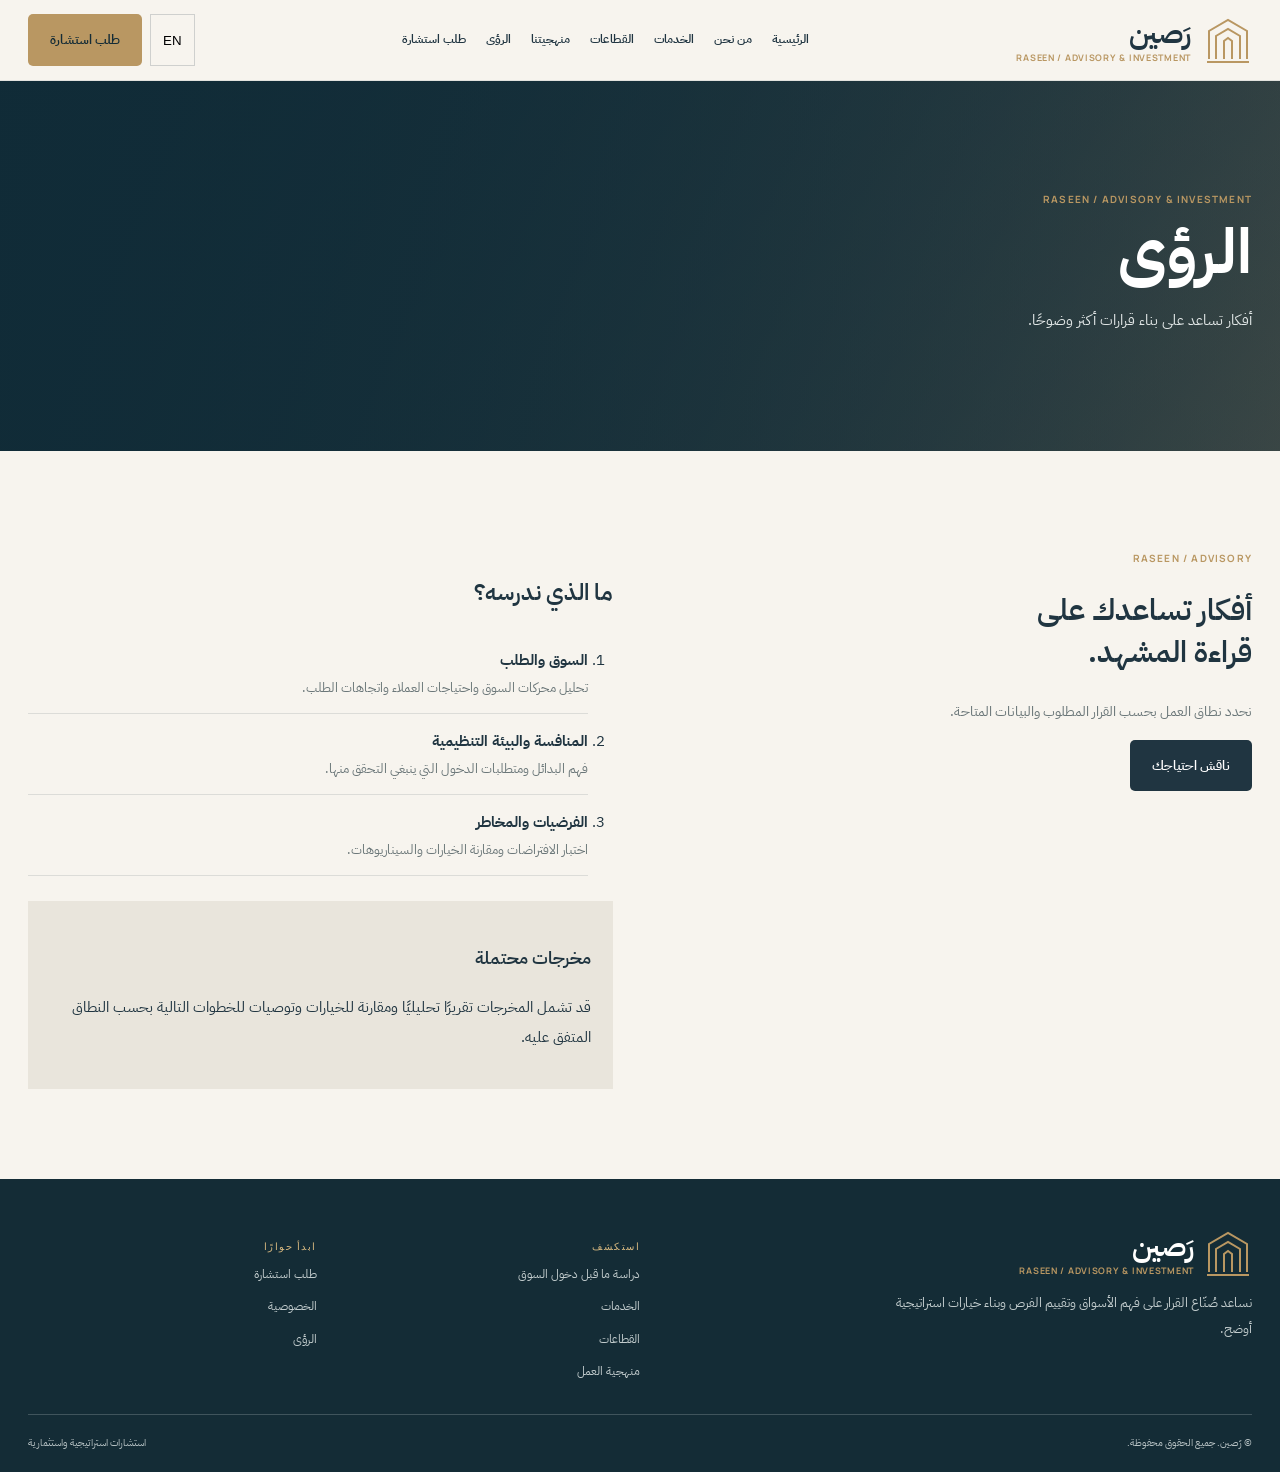
<file: insights.html>
<!doctype html><html lang="ar" dir="rtl"><head><meta charset="utf-8"><meta name="viewport" content="width=device-width,initial-scale=1"><meta name="description" content="أفكار تساعد على بناء قرارات أكثر وضوحًا."><title>الرؤى | RASEEN</title><link rel="preconnect" href="https://fonts.googleapis.com"><link href="https://fonts.googleapis.com/css2?family=IBM+Plex+Sans+Arabic:wght@400;500;600;700&family=Manrope:wght@400;500;600;700;800&display=swap" rel="stylesheet"><link rel="stylesheet" href="style.css"><script defer src="script.js"></script></head><body><div data-site-header></div><main><section class="page-hero" style="--page-image:linear-gradient(135deg,#203b47,#8c7b60)"><div class="container"><p class="eyebrow">RASEEN / ADVISORY & INVESTMENT</p><h1 data-ar="الرؤى" data-en="Insights">الرؤى</h1><p data-ar="أفكار تساعد على بناء قرارات أكثر وضوحًا." data-en="Perspectives for clearer decision-making.">أفكار تساعد على بناء قرارات أكثر وضوحًا.</p></div></section><section class="section-pad"><div class="container content-grid"><aside class="content-aside reveal"><p class="eyebrow">RASEEN / ADVISORY</p><h2 data-ar="أفكار تساعدك على<br><em>قراءة المشهد.</em>" data-en="Ideas to help you<br><em>read the landscape.</em>">أفكار تساعدك على<br><em>قراءة المشهد.</em></h2><p class="body-copy" data-ar="نحدد نطاق العمل بحسب القرار المطلوب والبيانات المتاحة." data-en="We shape the scope around the decision and available evidence.">نحدد نطاق العمل بحسب القرار المطلوب والبيانات المتاحة.</p><a class="btn btn-dark" href="inquiry.html" data-ar="ناقش احتياجك" data-en="Discuss your needs">ناقش احتياجك</a></aside><div class="prose reveal"><h2 data-ar="ما الذي ندرسه؟" data-en="What do we assess?">ما الذي ندرسه؟</h2><ol class="numbered"><li><strong data-ar="السوق والطلب" data-en="Market and demand">السوق والطلب</strong><span data-ar="تحليل محركات السوق واحتياجات العملاء واتجاهات الطلب." data-en="Analyze market drivers, customer needs, and demand trends.">تحليل محركات السوق واحتياجات العملاء واتجاهات الطلب.</span></li><li><strong data-ar="المنافسة والبيئة التنظيمية" data-en="Competition and regulation">المنافسة والبيئة التنظيمية</strong><span data-ar="فهم البدائل ومتطلبات الدخول التي ينبغي التحقق منها." data-en="Understand alternatives and entry requirements to validate.">فهم البدائل ومتطلبات الدخول التي ينبغي التحقق منها.</span></li><li><strong data-ar="الفرضيات والمخاطر" data-en="Assumptions and risks">الفرضيات والمخاطر</strong><span data-ar="اختبار الافتراضات ومقارنة الخيارات والسيناريوهات." data-en="Test assumptions and compare options and scenarios.">اختبار الافتراضات ومقارنة الخيارات والسيناريوهات.</span></li></ol><div class="panel"><h3 data-ar="مخرجات محتملة" data-en="Potential outputs">مخرجات محتملة</h3><p data-ar="قد تشمل المخرجات تقريرًا تحليليًا ومقارنة للخيارات وتوصيات للخطوات التالية بحسب النطاق المتفق عليه." data-en="Outputs may include an analytical report, options comparison, and next-step recommendations, depending on the agreed scope.">قد تشمل المخرجات تقريرًا تحليليًا ومقارنة للخيارات وتوصيات للخطوات التالية بحسب النطاق المتفق عليه.</p></div></div></div></section></main><div data-site-footer></div></body></html>
</file>
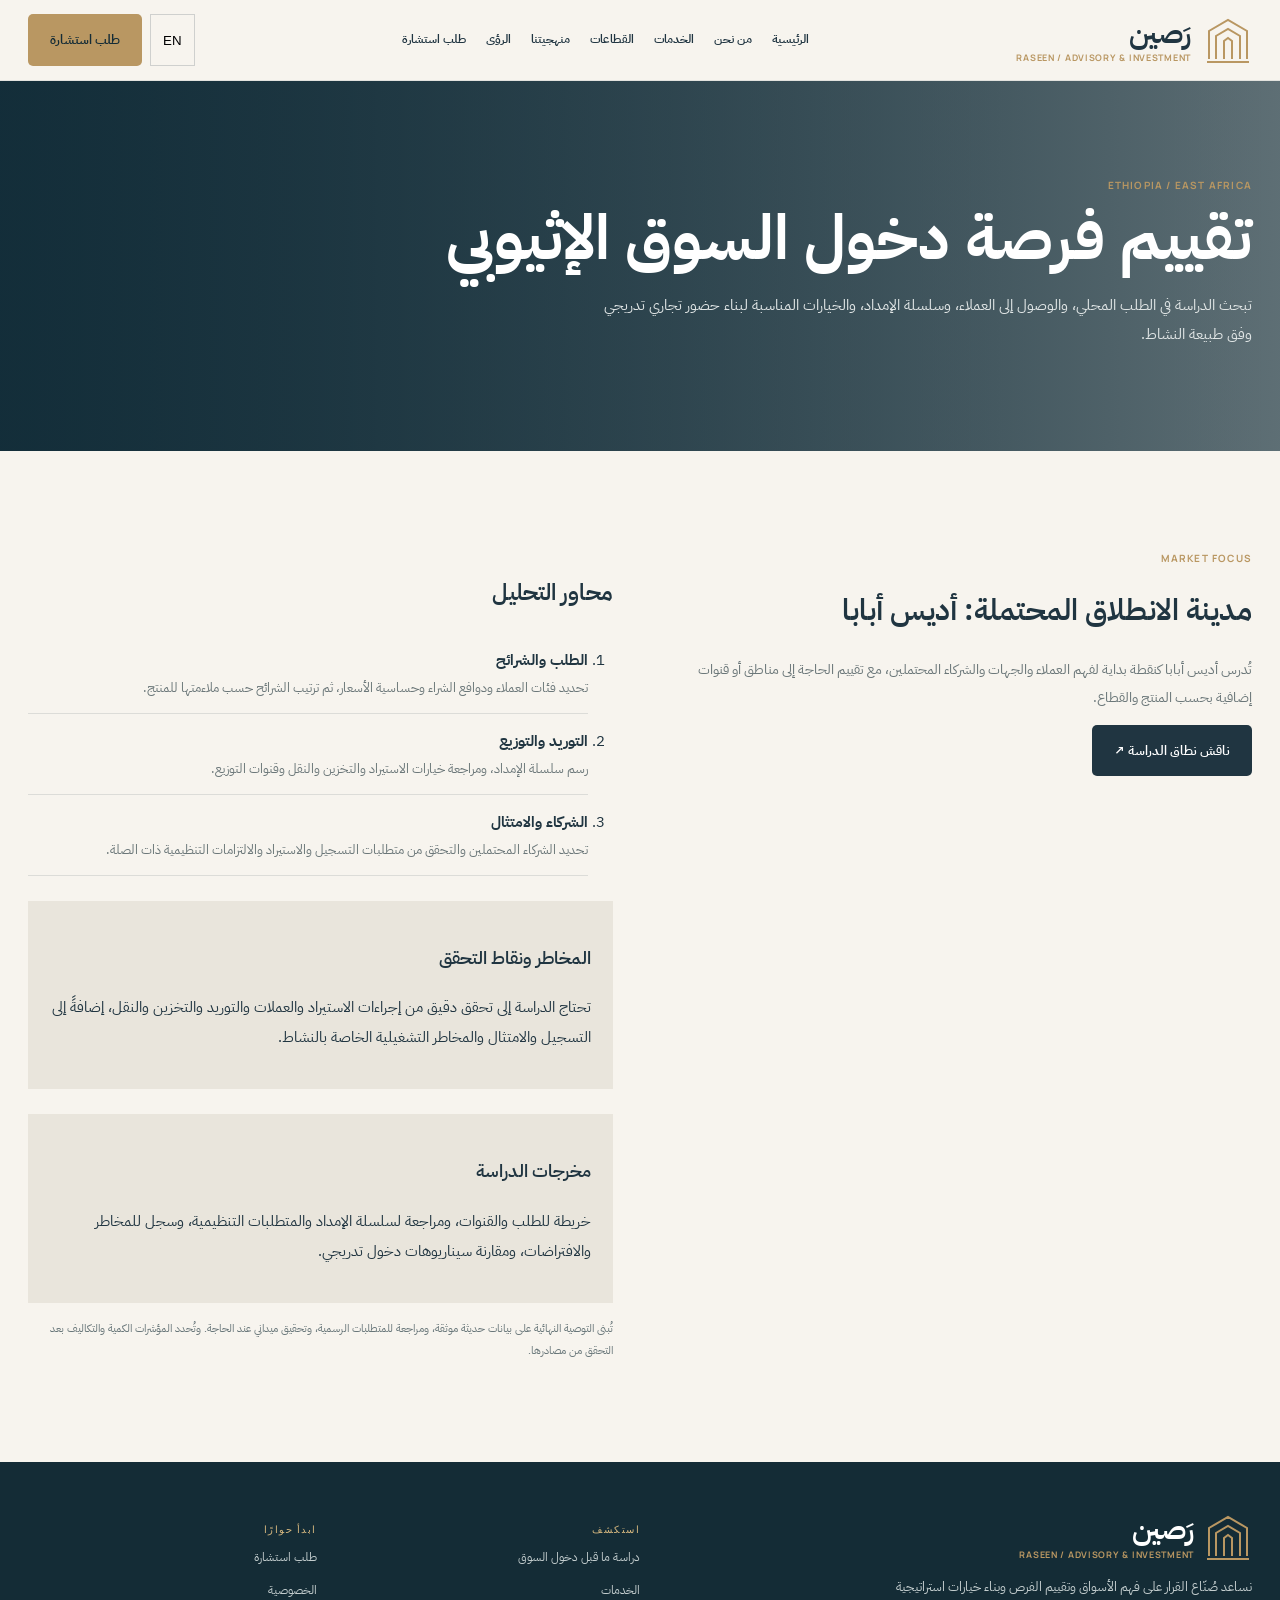
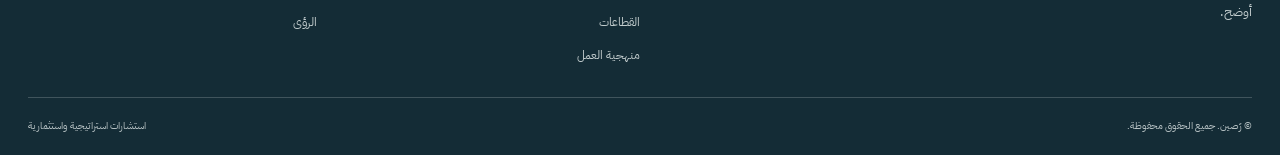
<file: market-study-ethiopia.html>
<!doctype html>
<html lang="ar" dir="rtl">
<head>
<meta charset="utf-8"><meta name="viewport" content="width=device-width,initial-scale=1">
<meta name="description" content="تحليل فرصة دخول السوق الإثيوبي مع التركيز على الطلب والاستيراد والتوزيع والشركاء والامتثال."><title>دراسة السوق الإثيوبي | رَصين</title>
<link rel="preconnect" href="https://fonts.googleapis.com"><link href="https://fonts.googleapis.com/css2?family=IBM+Plex+Sans+Arabic:wght@400;500;600;700&family=Manrope:wght@400;500;600;700;800&display=swap" rel="stylesheet">
<link rel="stylesheet" href="style.css"><script defer src="script.js"></script>
</head>
<body><div data-site-header></div><main>
<section class="page-hero" style="--page-image:url('https://images.unsplash.com/photo-1553913861-c0fddf2619ee?auto=format&amp;fit=crop&amp;w=1800&amp;q=85')"><div class="container reveal"><p class="eyebrow">ETHIOPIA / EAST AFRICA</p><h1 data-ar="تقييم فرصة دخول السوق الإثيوبي" data-en="Ethiopia Market Entry Assessment">تقييم فرصة دخول السوق الإثيوبي</h1><p data-ar="تبحث الدراسة في الطلب المحلي، والوصول إلى العملاء، وسلسلة الإمداد، والخيارات المناسبة لبناء حضور تجاري تدريجي وفق طبيعة النشاط." data-en="Assess local demand, customer access, supply chains, and practical options for building a gradual commercial presence suited to the activity.">تبحث الدراسة في الطلب المحلي، والوصول إلى العملاء، وسلسلة الإمداد، والخيارات المناسبة لبناء حضور تجاري تدريجي وفق طبيعة النشاط.</p></div></section>
<section class="section-pad"><div class="container content-grid">
<aside class="content-aside reveal"><p class="eyebrow">MARKET FOCUS</p><h2 data-ar="مدينة الانطلاق المحتملة: <em>أديس أبابا</em>" data-en="Potential starting city: <em>Addis Ababa</em>">مدينة الانطلاق المحتملة: <em>أديس أبابا</em></h2><p class="body-copy" data-ar="تُدرس أديس أبابا كنقطة بداية لفهم العملاء والجهات والشركاء المحتملين، مع تقييم الحاجة إلى مناطق أو قنوات إضافية بحسب المنتج والقطاع." data-en="Addis Ababa is assessed as a starting point for understanding customers, institutions, and potential partners, while identifying additional regions or channels as needed.">تُدرس أديس أبابا كنقطة بداية لفهم العملاء والجهات والشركاء المحتملين، مع تقييم الحاجة إلى مناطق أو قنوات إضافية بحسب المنتج والقطاع.</p><a class="btn btn-dark" href="inquiry.html" data-ar="ناقش نطاق الدراسة ↗" data-en="Discuss the assessment ↗">ناقش نطاق الدراسة ↗</a></aside>
<div class="prose reveal"><h2 data-ar="محاور التحليل" data-en="Assessment focus">محاور التحليل</h2><ol class="numbered"><li><strong data-ar="الطلب والشرائح" data-en="Demand and segments">الطلب والشرائح</strong><span data-ar="تحديد فئات العملاء ودوافع الشراء وحساسية الأسعار، ثم ترتيب الشرائح حسب ملاءمتها للمنتج." data-en="Identify customer groups, purchase drivers, and price sensitivity, then prioritize segments by product fit.">تحديد فئات العملاء ودوافع الشراء وحساسية الأسعار، ثم ترتيب الشرائح حسب ملاءمتها للمنتج.</span></li><li><strong data-ar="التوريد والتوزيع" data-en="Supply and distribution">التوريد والتوزيع</strong><span data-ar="رسم سلسلة الإمداد، ومراجعة خيارات الاستيراد والتخزين والنقل وقنوات التوزيع." data-en="Map the supply chain and assess import, storage, transport, and distribution options.">رسم سلسلة الإمداد، ومراجعة خيارات الاستيراد والتخزين والنقل وقنوات التوزيع.</span></li><li><strong data-ar="الشركاء والامتثال" data-en="Partners and compliance">الشركاء والامتثال</strong><span data-ar="تحديد الشركاء المحتملين والتحقق من متطلبات التسجيل والاستيراد والالتزامات التنظيمية ذات الصلة." data-en="Identify potential partners and verify registration, import, and relevant regulatory obligations.">تحديد الشركاء المحتملين والتحقق من متطلبات التسجيل والاستيراد والالتزامات التنظيمية ذات الصلة.</span></li></ol><div class="panel"><h3 data-ar="المخاطر ونقاط التحقق" data-en="Risks and validation points">المخاطر ونقاط التحقق</h3><p data-ar="تحتاج الدراسة إلى تحقق دقيق من إجراءات الاستيراد والعملات والتوريد والتخزين والنقل، إضافةً إلى التسجيل والامتثال والمخاطر التشغيلية الخاصة بالنشاط." data-en="Validate import and currency procedures, sourcing, storage and transport, registration, compliance, and activity-specific operating risks.">تحتاج الدراسة إلى تحقق دقيق من إجراءات الاستيراد والعملات والتوريد والتخزين والنقل، إضافةً إلى التسجيل والامتثال والمخاطر التشغيلية الخاصة بالنشاط.</p></div>
<div class="panel"><h3 data-ar="مخرجات الدراسة" data-en="Study deliverables">مخرجات الدراسة</h3><p data-ar="خريطة للطلب والقنوات، ومراجعة لسلسلة الإمداد والمتطلبات التنظيمية، وسجل للمخاطر والافتراضات، ومقارنة سيناريوهات دخول تدريجي." data-en="A demand and channel map, supply-chain and regulatory review, risk and assumptions register, and comparison of phased-entry scenarios.">خريطة للطلب والقنوات، ومراجعة لسلسلة الإمداد والمتطلبات التنظيمية، وسجل للمخاطر والافتراضات، ومقارنة سيناريوهات دخول تدريجي.</p></div>
<p class="food-image-note" data-ar="تُبنى التوصية النهائية على بيانات حديثة موثقة، ومراجعة للمتطلبات الرسمية، وتحقيق ميداني عند الحاجة. وتُحدد المؤشرات الكمية والتكاليف بعد التحقق من مصادرها." data-en="Final recommendations rely on current documented data, official requirements, and field validation where needed. Quantitative indicators and costs are established only after source verification.">تُبنى التوصية النهائية على بيانات حديثة موثقة، ومراجعة للمتطلبات الرسمية، وتحقيق ميداني عند الحاجة. وتُحدد المؤشرات الكمية والتكاليف بعد التحقق من مصادرها.</p>
</div></div></section></main><div data-site-footer></div></body></html>
</file>
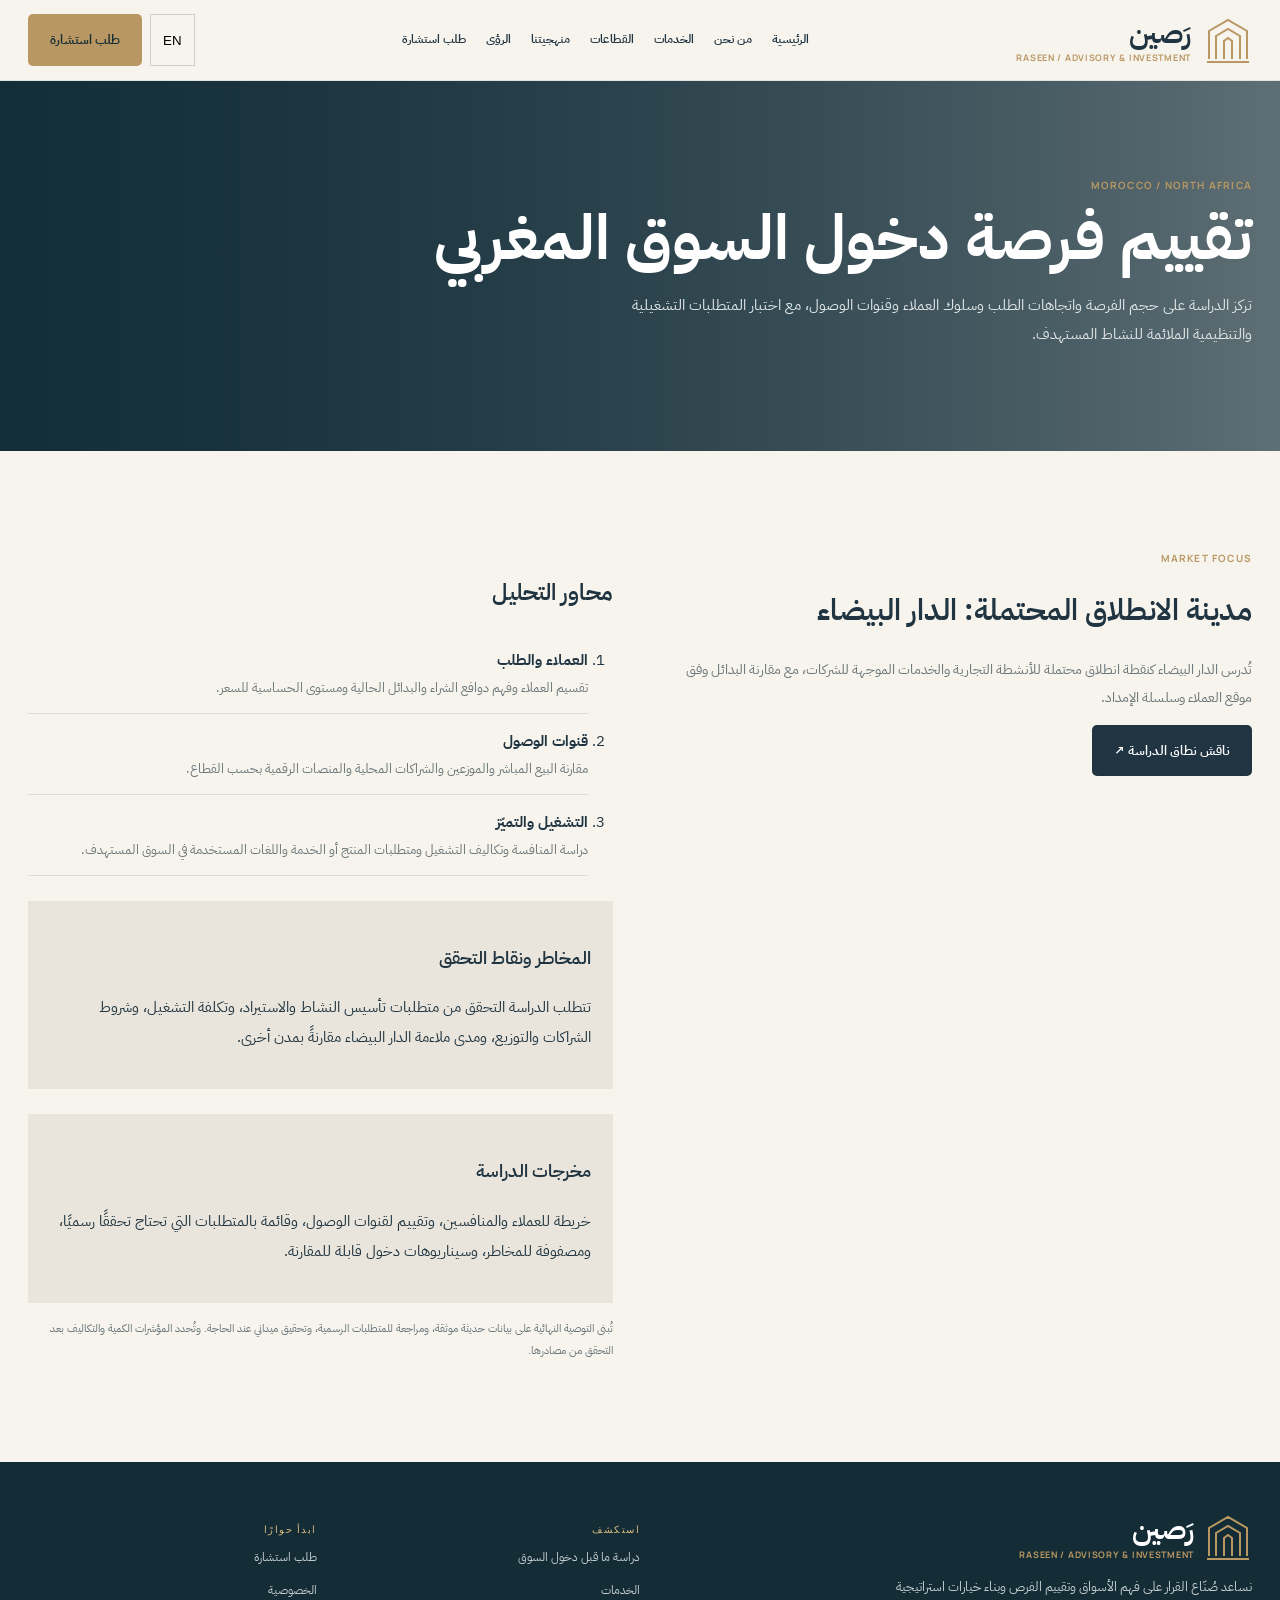
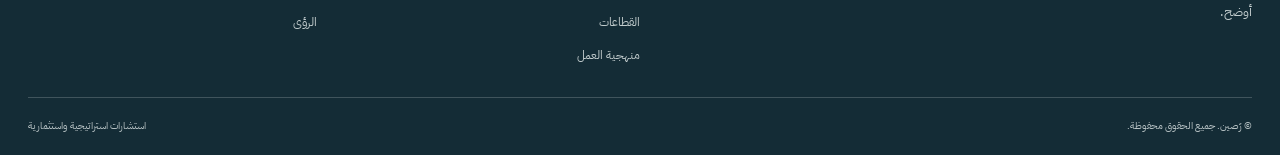
<file: market-study-morocco.html>
<!doctype html>
<html lang="ar" dir="rtl">
<head>
<meta charset="utf-8"><meta name="viewport" content="width=device-width,initial-scale=1">
<meta name="description" content="تحليل فرصة دخول السوق المغربي مع التركيز على العملاء والمنافسة وقنوات التوزيع ومتطلبات التشغيل."><title>دراسة السوق المغربي | رَصين</title>
<link rel="preconnect" href="https://fonts.googleapis.com"><link href="https://fonts.googleapis.com/css2?family=IBM+Plex+Sans+Arabic:wght@400;500;600;700&family=Manrope:wght@400;500;600;700;800&display=swap" rel="stylesheet">
<link rel="stylesheet" href="style.css"><script defer src="script.js"></script>
</head>
<body><div data-site-header></div><main>
<section class="page-hero" style="--page-image:url('https://images.unsplash.com/photo-1539020140153-e479b8c22e70?auto=format&amp;fit=crop&amp;w=1800&amp;q=85')"><div class="container reveal"><p class="eyebrow">MOROCCO / NORTH AFRICA</p><h1 data-ar="تقييم فرصة دخول السوق المغربي" data-en="Morocco Market Entry Assessment">تقييم فرصة دخول السوق المغربي</h1><p data-ar="تركز الدراسة على حجم الفرصة واتجاهات الطلب وسلوك العملاء وقنوات الوصول، مع اختبار المتطلبات التشغيلية والتنظيمية الملائمة للنشاط المستهدف." data-en="Assess market opportunity, demand trends, customer behaviour, and routes to market, while validating operating and regulatory requirements for the target activity.">تركز الدراسة على حجم الفرصة واتجاهات الطلب وسلوك العملاء وقنوات الوصول، مع اختبار المتطلبات التشغيلية والتنظيمية الملائمة للنشاط المستهدف.</p></div></section>
<section class="section-pad"><div class="container content-grid">
<aside class="content-aside reveal"><p class="eyebrow">MARKET FOCUS</p><h2 data-ar="مدينة الانطلاق المحتملة: <em>الدار البيضاء</em>" data-en="Potential starting city: <em>Casablanca</em>">مدينة الانطلاق المحتملة: <em>الدار البيضاء</em></h2><p class="body-copy" data-ar="تُدرس الدار البيضاء كنقطة انطلاق محتملة للأنشطة التجارية والخدمات الموجهة للشركات، مع مقارنة البدائل وفق موقع العملاء وسلسلة الإمداد." data-en="Casablanca is assessed as a potential starting point for commercial and business-to-business services, with alternatives compared by customer location and supply-chain needs.">تُدرس الدار البيضاء كنقطة انطلاق محتملة للأنشطة التجارية والخدمات الموجهة للشركات، مع مقارنة البدائل وفق موقع العملاء وسلسلة الإمداد.</p><a class="btn btn-dark" href="inquiry.html" data-ar="ناقش نطاق الدراسة ↗" data-en="Discuss the assessment ↗">ناقش نطاق الدراسة ↗</a></aside>
<div class="prose reveal"><h2 data-ar="محاور التحليل" data-en="Assessment focus">محاور التحليل</h2><ol class="numbered"><li><strong data-ar="العملاء والطلب" data-en="Customers and demand">العملاء والطلب</strong><span data-ar="تقسيم العملاء وفهم دوافع الشراء والبدائل الحالية ومستوى الحساسية للسعر." data-en="Segment customers and assess purchase drivers, current alternatives, and price sensitivity.">تقسيم العملاء وفهم دوافع الشراء والبدائل الحالية ومستوى الحساسية للسعر.</span></li><li><strong data-ar="قنوات الوصول" data-en="Routes to market">قنوات الوصول</strong><span data-ar="مقارنة البيع المباشر والموزعين والشراكات المحلية والمنصات الرقمية بحسب القطاع." data-en="Compare direct sales, distributors, local partnerships, and digital channels by sector.">مقارنة البيع المباشر والموزعين والشراكات المحلية والمنصات الرقمية بحسب القطاع.</span></li><li><strong data-ar="التشغيل والتميّز" data-en="Operations and differentiation">التشغيل والتميّز</strong><span data-ar="دراسة المنافسة وتكاليف التشغيل ومتطلبات المنتج أو الخدمة واللغات المستخدمة في السوق المستهدف." data-en="Assess competition, operating costs, product or service requirements, and languages used in the target market.">دراسة المنافسة وتكاليف التشغيل ومتطلبات المنتج أو الخدمة واللغات المستخدمة في السوق المستهدف.</span></li></ol><div class="panel"><h3 data-ar="المخاطر ونقاط التحقق" data-en="Risks and validation points">المخاطر ونقاط التحقق</h3><p data-ar="تتطلب الدراسة التحقق من متطلبات تأسيس النشاط والاستيراد، وتكلفة التشغيل، وشروط الشراكات والتوزيع، ومدى ملاءمة الدار البيضاء مقارنةً بمدن أخرى." data-en="Validate business establishment and import requirements, operating costs, partnership and distribution terms, and whether Casablanca fits better than other cities.">تتطلب الدراسة التحقق من متطلبات تأسيس النشاط والاستيراد، وتكلفة التشغيل، وشروط الشراكات والتوزيع، ومدى ملاءمة الدار البيضاء مقارنةً بمدن أخرى.</p></div>
<div class="panel"><h3 data-ar="مخرجات الدراسة" data-en="Study deliverables">مخرجات الدراسة</h3><p data-ar="خريطة للعملاء والمنافسين، وتقييم لقنوات الوصول، وقائمة بالمتطلبات التي تحتاج تحققًا رسميًا، ومصفوفة للمخاطر، وسيناريوهات دخول قابلة للمقارنة." data-en="A customer and competitor map, route-to-market assessment, list of requirements for official verification, risk matrix, and comparable entry scenarios.">خريطة للعملاء والمنافسين، وتقييم لقنوات الوصول، وقائمة بالمتطلبات التي تحتاج تحققًا رسميًا، ومصفوفة للمخاطر، وسيناريوهات دخول قابلة للمقارنة.</p></div>
<p class="food-image-note" data-ar="تُبنى التوصية النهائية على بيانات حديثة موثقة، ومراجعة للمتطلبات الرسمية، وتحقيق ميداني عند الحاجة. وتُحدد المؤشرات الكمية والتكاليف بعد التحقق من مصادرها." data-en="Final recommendations rely on current documented data, official requirements, and field validation where needed. Quantitative indicators and costs are established only after source verification.">تُبنى التوصية النهائية على بيانات حديثة موثقة، ومراجعة للمتطلبات الرسمية، وتحقيق ميداني عند الحاجة. وتُحدد المؤشرات الكمية والتكاليف بعد التحقق من مصادرها.</p>
</div></div></section></main><div data-site-footer></div></body></html>
</file>
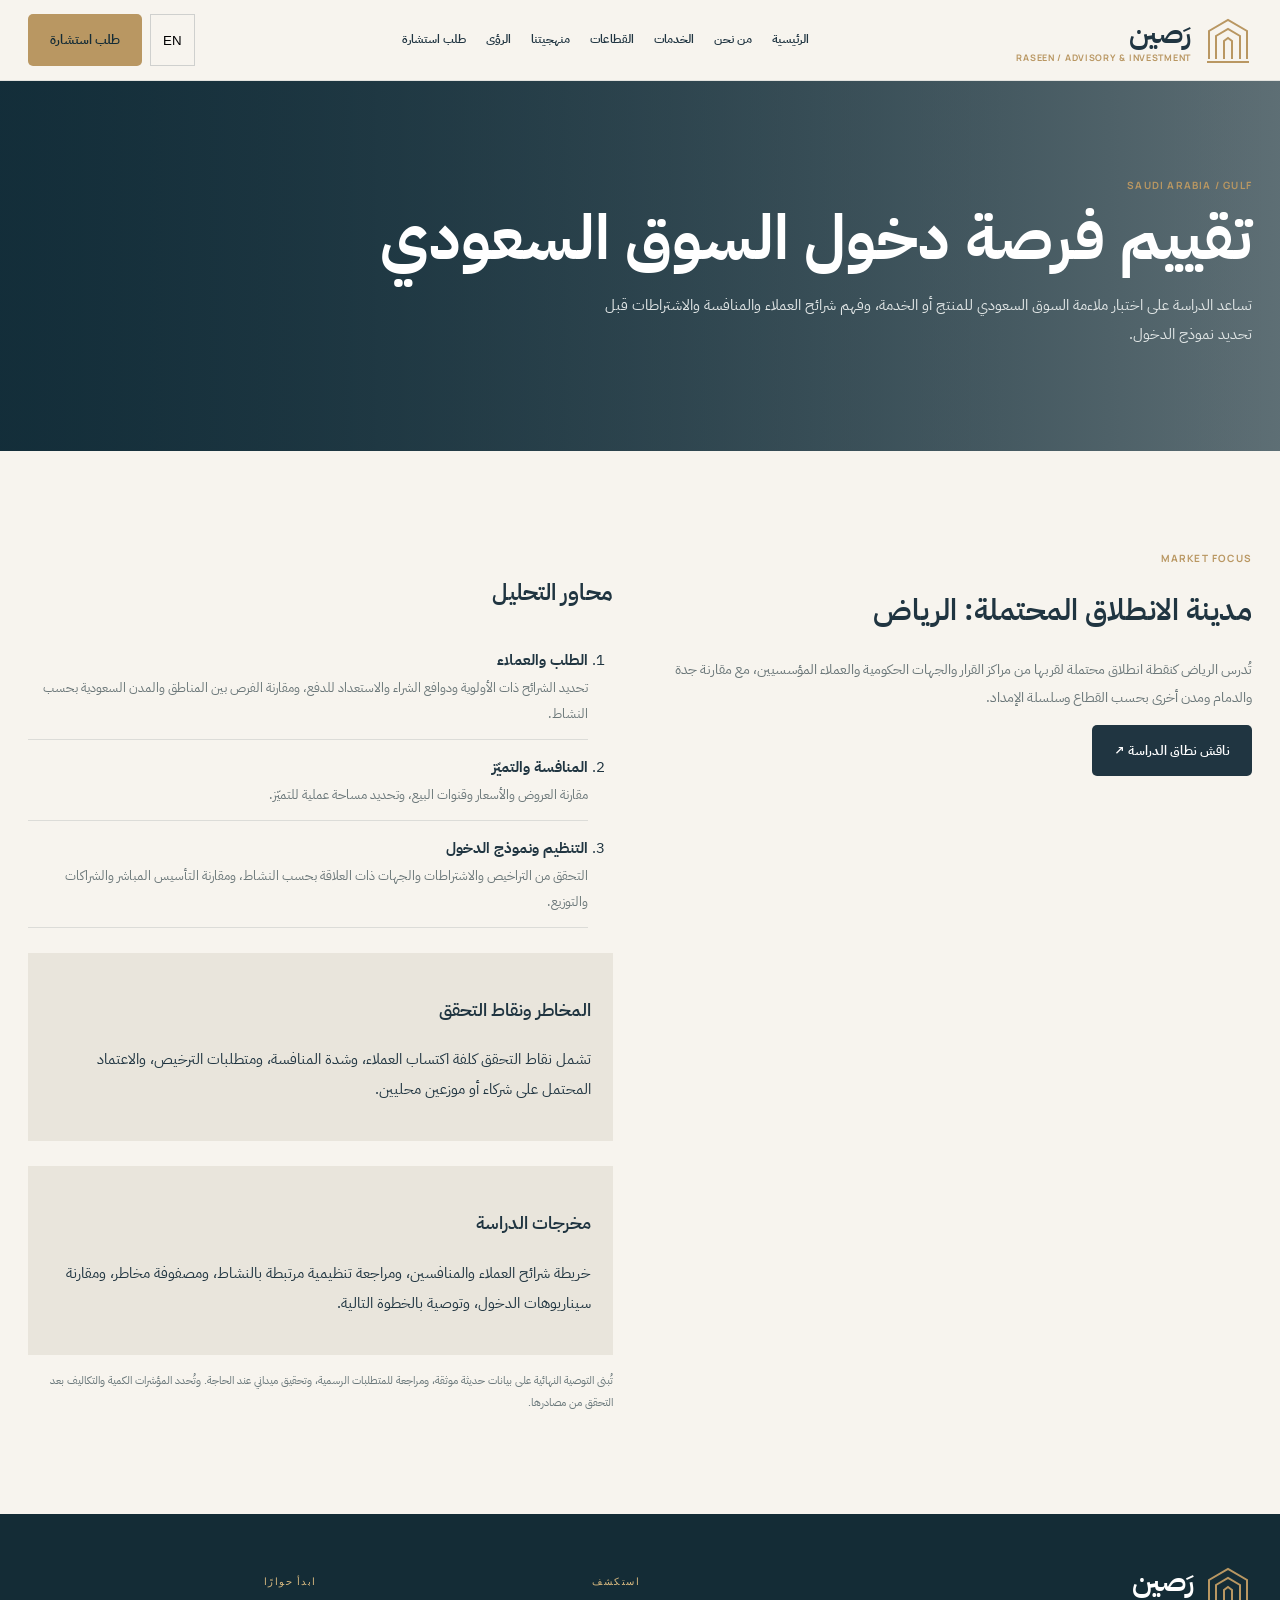
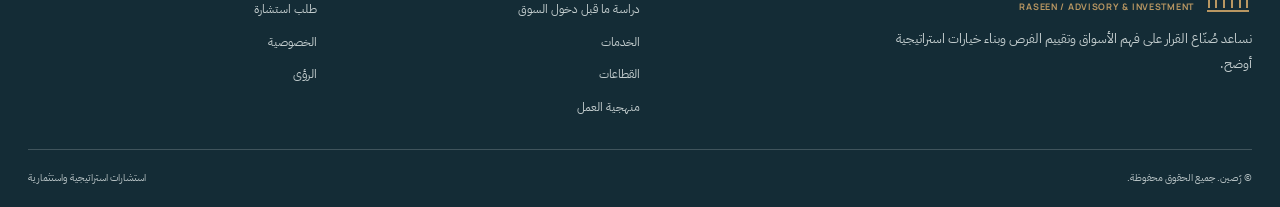
<file: market-study-saudi.html>
<!doctype html>
<html lang="ar" dir="rtl">
<head>
<meta charset="utf-8"><meta name="viewport" content="width=device-width,initial-scale=1">
<meta name="description" content="تحليل فرصة دخول السوق السعودي مع التركيز على الطلب والمنافسة والتنظيم وخيارات الدخول."><title>دراسة السوق السعودي | رَصين</title>
<link rel="preconnect" href="https://fonts.googleapis.com"><link href="https://fonts.googleapis.com/css2?family=IBM+Plex+Sans+Arabic:wght@400;500;600;700&family=Manrope:wght@400;500;600;700;800&display=swap" rel="stylesheet">
<link rel="stylesheet" href="style.css"><script defer src="script.js"></script>
</head>
<body><div data-site-header></div><main>
<section class="page-hero" style="--page-image:url('https://images.unsplash.com/photo-1518684079-3c830dcef090?auto=format&amp;fit=crop&amp;w=1800&amp;q=85')"><div class="container reveal"><p class="eyebrow">SAUDI ARABIA / GULF</p><h1 data-ar="تقييم فرصة دخول السوق السعودي" data-en="Saudi Arabia Market Entry Assessment">تقييم فرصة دخول السوق السعودي</h1><p data-ar="تساعد الدراسة على اختبار ملاءمة السوق السعودي للمنتج أو الخدمة، وفهم شرائح العملاء والمنافسة والاشتراطات قبل تحديد نموذج الدخول." data-en="Assess the fit of the Saudi market for a product or service, including customer segments, competition, and requirements before selecting an entry model.">تساعد الدراسة على اختبار ملاءمة السوق السعودي للمنتج أو الخدمة، وفهم شرائح العملاء والمنافسة والاشتراطات قبل تحديد نموذج الدخول.</p></div></section>
<section class="section-pad"><div class="container content-grid">
<aside class="content-aside reveal"><p class="eyebrow">MARKET FOCUS</p><h2 data-ar="مدينة الانطلاق المحتملة: <em>الرياض</em>" data-en="Potential starting city: <em>Riyadh</em>">مدينة الانطلاق المحتملة: <em>الرياض</em></h2><p class="body-copy" data-ar="تُدرس الرياض كنقطة انطلاق محتملة لقربها من مراكز القرار والجهات الحكومية والعملاء المؤسسيين، مع مقارنة جدة والدمام ومدن أخرى بحسب القطاع وسلسلة الإمداد." data-en="Riyadh is assessed as a potential starting point due to its concentration of decision-makers, government entities, and institutional customers. Jeddah, Dammam, and other cities are compared according to sector and supply-chain needs.">تُدرس الرياض كنقطة انطلاق محتملة لقربها من مراكز القرار والجهات الحكومية والعملاء المؤسسيين، مع مقارنة جدة والدمام ومدن أخرى بحسب القطاع وسلسلة الإمداد.</p><a class="btn btn-dark" href="inquiry.html" data-ar="ناقش نطاق الدراسة ↗" data-en="Discuss the assessment ↗">ناقش نطاق الدراسة ↗</a></aside>
<div class="prose reveal"><h2 data-ar="محاور التحليل" data-en="Assessment focus">محاور التحليل</h2><ol class="numbered"><li><strong data-ar="الطلب والعملاء" data-en="Demand and customers">الطلب والعملاء</strong><span data-ar="تحديد الشرائح ذات الأولوية ودوافع الشراء والاستعداد للدفع، ومقارنة الفرص بين المناطق والمدن السعودية بحسب النشاط." data-en="Identify priority segments, purchase drivers, and willingness to pay, comparing opportunities across Saudi regions and cities by sector.">تحديد الشرائح ذات الأولوية ودوافع الشراء والاستعداد للدفع، ومقارنة الفرص بين المناطق والمدن السعودية بحسب النشاط.</span></li><li><strong data-ar="المنافسة والتميّز" data-en="Competition and differentiation">المنافسة والتميّز</strong><span data-ar="مقارنة العروض والأسعار وقنوات البيع، وتحديد مساحة عملية للتميّز." data-en="Compare offers, pricing, and sales channels to identify a practical position for differentiation.">مقارنة العروض والأسعار وقنوات البيع، وتحديد مساحة عملية للتميّز.</span></li><li><strong data-ar="التنظيم ونموذج الدخول" data-en="Regulation and entry model">التنظيم ونموذج الدخول</strong><span data-ar="التحقق من التراخيص والاشتراطات والجهات ذات العلاقة بحسب النشاط، ومقارنة التأسيس المباشر والشراكات والتوزيع." data-en="Verify activity-specific licences, requirements, and relevant authorities, then compare direct establishment, partnerships, and distribution models.">التحقق من التراخيص والاشتراطات والجهات ذات العلاقة بحسب النشاط، ومقارنة التأسيس المباشر والشراكات والتوزيع.</span></li></ol><div class="panel"><h3 data-ar="المخاطر ونقاط التحقق" data-en="Risks and validation points">المخاطر ونقاط التحقق</h3><p data-ar="تشمل نقاط التحقق كلفة اكتساب العملاء، وشدة المنافسة، ومتطلبات الترخيص، والاعتماد المحتمل على شركاء أو موزعين محليين." data-en="Key checks include customer acquisition costs, competitive intensity, licensing requirements, and potential reliance on local partners or distributors.">تشمل نقاط التحقق كلفة اكتساب العملاء، وشدة المنافسة، ومتطلبات الترخيص، والاعتماد المحتمل على شركاء أو موزعين محليين.</p></div>
<div class="panel"><h3 data-ar="مخرجات الدراسة" data-en="Study deliverables">مخرجات الدراسة</h3><p data-ar="خريطة شرائح العملاء والمنافسين، ومراجعة تنظيمية مرتبطة بالنشاط، ومصفوفة مخاطر، ومقارنة سيناريوهات الدخول، وتوصية بالخطوة التالية." data-en="A map of customer segments and competitors, a sector-specific regulatory review, a risk matrix, comparable entry scenarios, and a recommended next step.">خريطة شرائح العملاء والمنافسين، ومراجعة تنظيمية مرتبطة بالنشاط، ومصفوفة مخاطر، ومقارنة سيناريوهات الدخول، وتوصية بالخطوة التالية.</p></div>
<p class="food-image-note" data-ar="تُبنى التوصية النهائية على بيانات حديثة موثقة، ومراجعة للمتطلبات الرسمية، وتحقيق ميداني عند الحاجة. وتُحدد المؤشرات الكمية والتكاليف بعد التحقق من مصادرها." data-en="Final recommendations rely on current documented data, official requirements, and field validation where needed. Quantitative indicators and costs are established only after source verification.">تُبنى التوصية النهائية على بيانات حديثة موثقة، ومراجعة للمتطلبات الرسمية، وتحقيق ميداني عند الحاجة. وتُحدد المؤشرات الكمية والتكاليف بعد التحقق من مصادرها.</p>
</div></div></section></main><div data-site-footer></div></body></html>
</file>
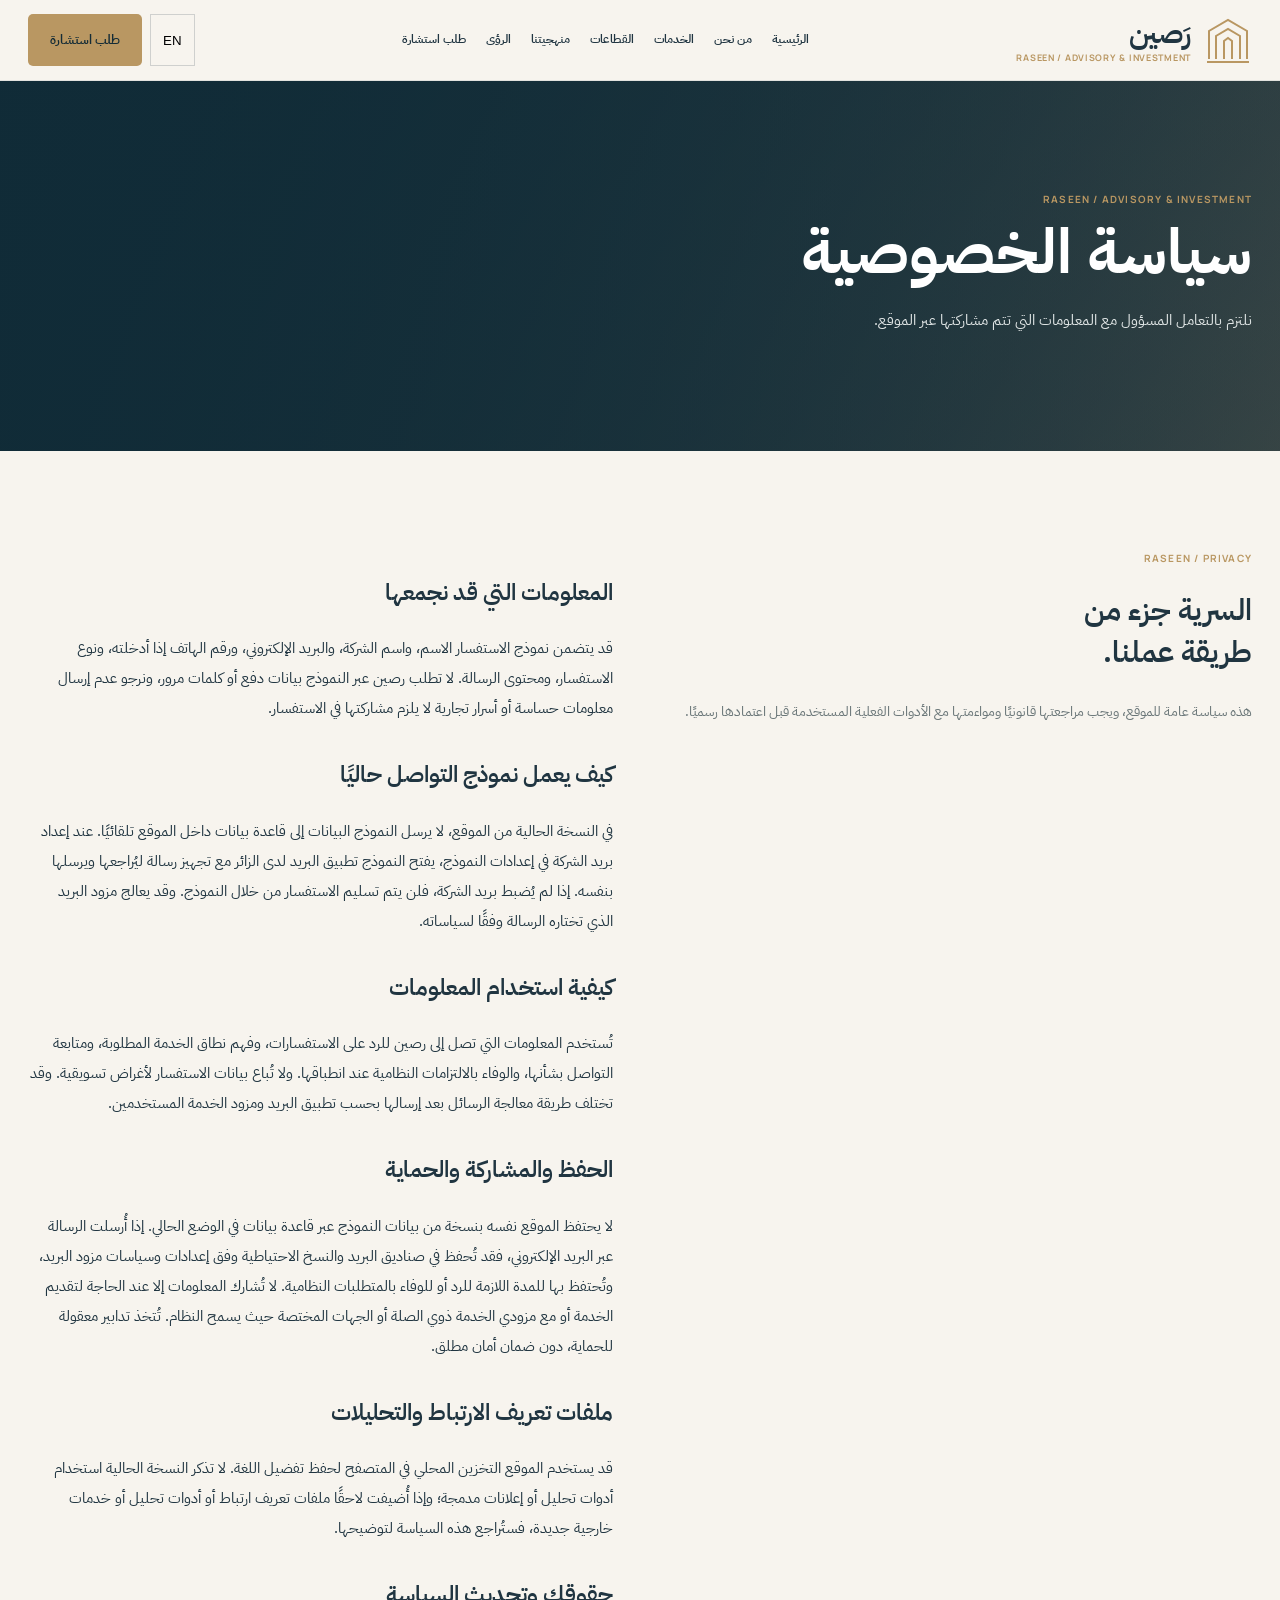
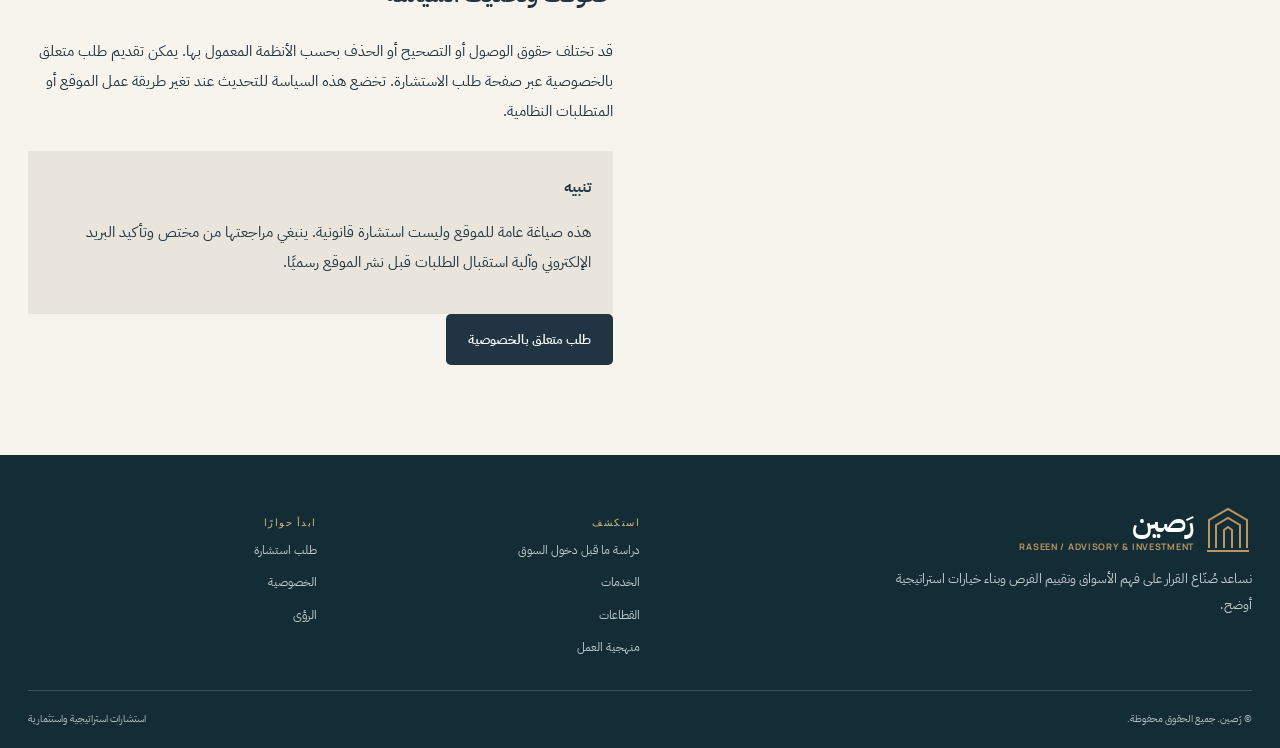
<file: privacy.html>
<!doctype html><html lang="ar" dir="rtl"><head><meta charset="utf-8"><meta name="viewport" content="width=device-width,initial-scale=1"><meta name="description" content="معلومات حول نموذج الاستفسار والخصوصية."><title>الخصوصية | RASEEN</title><link rel="preconnect" href="https://fonts.googleapis.com"><link href="https://fonts.googleapis.com/css2?family=IBM+Plex+Sans+Arabic:wght@400;500;600;700&family=Manrope:wght@400;500;600;700;800&display=swap" rel="stylesheet"><link rel="stylesheet" href="style.css"><script defer src="script.js"></script></head><body><div data-site-header></div><main>
<section class="page-hero" style="--page-image:linear-gradient(135deg,#1c3944,#81745f)"><div class="container"><p class="eyebrow">RASEEN / ADVISORY & INVESTMENT</p><h1 data-ar="سياسة الخصوصية" data-en="Privacy Policy">سياسة الخصوصية</h1><p data-ar="نلتزم بالتعامل المسؤول مع المعلومات التي تتم مشاركتها عبر الموقع." data-en="We are committed to handling information shared through this website responsibly.">نلتزم بالتعامل المسؤول مع المعلومات التي تتم مشاركتها عبر الموقع.</p></div></section>
<section class="section-pad"><div class="container content-grid"><aside class="content-aside reveal"><p class="eyebrow">RASEEN / PRIVACY</p><h2 data-ar="السرية جزء من<br><em>طريقة عملنا.</em>" data-en="Confidentiality is part of<br><em>how we work.</em>">السرية جزء من<br><em>طريقة عملنا.</em></h2><p class="body-copy" data-ar="هذه سياسة عامة للموقع، ويجب مراجعتها قانونيًا ومواءمتها مع الأدوات الفعلية المستخدمة قبل اعتمادها رسميًا." data-en="This is a general website policy and should be legally reviewed and aligned with the tools actually used before formal adoption.">هذه سياسة عامة للموقع، ويجب مراجعتها قانونيًا ومواءمتها مع الأدوات الفعلية المستخدمة قبل اعتمادها رسميًا.</p></aside>
<div class="prose reveal">
<h2 data-ar="المعلومات التي قد نجمعها" data-en="Information we may collect">المعلومات التي قد نجمعها</h2><p data-ar="قد يتضمن نموذج الاستفسار الاسم، واسم الشركة، والبريد الإلكتروني، ورقم الهاتف إذا أدخلته، ونوع الاستفسار، ومحتوى الرسالة. لا تطلب رصين عبر النموذج بيانات دفع أو كلمات مرور، ونرجو عدم إرسال معلومات حساسة أو أسرار تجارية لا يلزم مشاركتها في الاستفسار." data-en="The inquiry form may include your name, company name, email address, phone number if provided, inquiry type, and message. RASEEN does not request payment details or passwords through the form. Please avoid sending sensitive information or trade secrets that are not necessary to your inquiry.">قد يتضمن نموذج الاستفسار الاسم، واسم الشركة، والبريد الإلكتروني، ورقم الهاتف إذا أدخلته، ونوع الاستفسار، ومحتوى الرسالة. لا تطلب رصين عبر النموذج بيانات دفع أو كلمات مرور، ونرجو عدم إرسال معلومات حساسة أو أسرار تجارية لا يلزم مشاركتها في الاستفسار.</p>
<h2 data-ar="كيف يعمل نموذج التواصل حاليًا" data-en="How the contact form currently works">كيف يعمل نموذج التواصل حاليًا</h2><p data-ar="في النسخة الحالية من الموقع، لا يرسل النموذج البيانات إلى قاعدة بيانات داخل الموقع تلقائيًا. عند إعداد بريد الشركة في إعدادات النموذج، يفتح النموذج تطبيق البريد لدى الزائر مع تجهيز رسالة ليُراجعها ويرسلها بنفسه. إذا لم يُضبط بريد الشركة، فلن يتم تسليم الاستفسار من خلال النموذج. وقد يعالج مزود البريد الذي تختاره الرسالة وفقًا لسياساته." data-en="In the current version, the form does not automatically submit information to a website database. Once the company email is configured, it opens the visitor’s email application with a prepared message for the visitor to review and send. If the company email is not configured, the inquiry will not be delivered through the form. The email provider you use may process the message under its own policies.">في النسخة الحالية من الموقع، لا يرسل النموذج البيانات إلى قاعدة بيانات داخل الموقع تلقائيًا. عند إعداد بريد الشركة في إعدادات النموذج، يفتح النموذج تطبيق البريد لدى الزائر مع تجهيز رسالة ليُراجعها ويرسلها بنفسه. إذا لم يُضبط بريد الشركة، فلن يتم تسليم الاستفسار من خلال النموذج. وقد يعالج مزود البريد الذي تختاره الرسالة وفقًا لسياساته.</p><h2 data-ar="كيفية استخدام المعلومات" data-en="How information is used">كيفية استخدام المعلومات</h2><p data-ar="تُستخدم المعلومات التي تصل إلى رصين للرد على الاستفسارات، وفهم نطاق الخدمة المطلوبة، ومتابعة التواصل بشأنها، والوفاء بالالتزامات النظامية عند انطباقها. ولا تُباع بيانات الاستفسار لأغراض تسويقية. وقد تختلف طريقة معالجة الرسائل بعد إرسالها بحسب تطبيق البريد ومزود الخدمة المستخدمين." data-en="Information received by RASEEN is used to respond to inquiries, understand the requested service, follow up on that inquiry, and meet applicable legal obligations. Inquiry details are not sold for marketing purposes. Processing after sending may depend on the email application and provider used.">تُستخدم المعلومات التي تصل إلى رصين للرد على الاستفسارات، وفهم نطاق الخدمة المطلوبة، ومتابعة التواصل بشأنها، والوفاء بالالتزامات النظامية عند انطباقها. ولا تُباع بيانات الاستفسار لأغراض تسويقية. وقد تختلف طريقة معالجة الرسائل بعد إرسالها بحسب تطبيق البريد ومزود الخدمة المستخدمين.</p>
<h2 data-ar="الحفظ والمشاركة والحماية" data-en="Retention, sharing, and protection">الحفظ والمشاركة والحماية</h2><p data-ar="لا يحتفظ الموقع نفسه بنسخة من بيانات النموذج عبر قاعدة بيانات في الوضع الحالي. إذا أُرسلت الرسالة عبر البريد الإلكتروني، فقد تُحفظ في صناديق البريد والنسخ الاحتياطية وفق إعدادات وسياسات مزود البريد، وتُحتفظ بها للمدة اللازمة للرد أو للوفاء بالمتطلبات النظامية. لا تُشارك المعلومات إلا عند الحاجة لتقديم الخدمة أو مع مزودي الخدمة ذوي الصلة أو الجهات المختصة حيث يسمح النظام. تُتخذ تدابير معقولة للحماية، دون ضمان أمان مطلق." data-en="The website does not currently store form submissions in its own database. If an inquiry is sent by email, it may remain in mailboxes and backups under the email provider’s settings and policies for as long as needed to respond or meet legal requirements. Information is shared only when needed to provide the service, with relevant service providers, or with competent authorities where legally permitted. Reasonable safeguards are used, but absolute security cannot be guaranteed.">لا يحتفظ الموقع نفسه بنسخة من بيانات النموذج عبر قاعدة بيانات في الوضع الحالي. إذا أُرسلت الرسالة عبر البريد الإلكتروني، فقد تُحفظ في صناديق البريد والنسخ الاحتياطية وفق إعدادات وسياسات مزود البريد، وتُحتفظ بها للمدة اللازمة للرد أو للوفاء بالمتطلبات النظامية. لا تُشارك المعلومات إلا عند الحاجة لتقديم الخدمة أو مع مزودي الخدمة ذوي الصلة أو الجهات المختصة حيث يسمح النظام. تُتخذ تدابير معقولة للحماية، دون ضمان أمان مطلق.</p>
<h2 data-ar="ملفات تعريف الارتباط والتحليلات" data-en="Cookies and analytics">ملفات تعريف الارتباط والتحليلات</h2><p data-ar="قد يستخدم الموقع التخزين المحلي في المتصفح لحفظ تفضيل اللغة. لا تذكر النسخة الحالية استخدام أدوات تحليل أو إعلانات مدمجة؛ وإذا أُضيفت لاحقًا ملفات تعريف ارتباط أو أدوات تحليل أو خدمات خارجية جديدة، فستُراجع هذه السياسة لتوضيحها." data-en="The website may use browser local storage to remember the language preference. The current version does not specify analytics or embedded advertising tools. If cookies, analytics, or new third-party services are added, this policy should be updated to explain them.">قد يستخدم الموقع التخزين المحلي في المتصفح لحفظ تفضيل اللغة. لا تذكر النسخة الحالية استخدام أدوات تحليل أو إعلانات مدمجة؛ وإذا أُضيفت لاحقًا ملفات تعريف ارتباط أو أدوات تحليل أو خدمات خارجية جديدة، فستُراجع هذه السياسة لتوضيحها.</p>
<h2 data-ar="حقوقك وتحديث السياسة" data-en="Your rights and policy updates">حقوقك وتحديث السياسة</h2><p data-ar="قد تختلف حقوق الوصول أو التصحيح أو الحذف بحسب الأنظمة المعمول بها. يمكن تقديم طلب متعلق بالخصوصية عبر صفحة طلب الاستشارة. تخضع هذه السياسة للتحديث عند تغير طريقة عمل الموقع أو المتطلبات النظامية." data-en="Rights to access, correct, or delete information may vary under applicable laws. Privacy-related requests can be submitted through the inquiry page. This policy may be updated when website practices or legal requirements change.">قد تختلف حقوق الوصول أو التصحيح أو الحذف بحسب الأنظمة المعمول بها. يمكن تقديم طلب متعلق بالخصوصية عبر صفحة طلب الاستشارة. تخضع هذه السياسة للتحديث عند تغير طريقة عمل الموقع أو المتطلبات النظامية.</p>
<div class="panel"><strong data-ar="تنبيه" data-en="Notice">تنبيه</strong><p data-ar="هذه صياغة عامة للموقع وليست استشارة قانونية. ينبغي مراجعتها من مختص وتأكيد البريد الإلكتروني وآلية استقبال الطلبات قبل نشر الموقع رسميًا." data-en="This is general website wording, not legal advice. It should be reviewed by a qualified professional, and the contact email and request-handling process should be confirmed before official launch.">هذه صياغة عامة للموقع وليست استشارة قانونية. ينبغي مراجعتها من مختص وتأكيد البريد الإلكتروني وآلية استقبال الطلبات قبل نشر الموقع رسميًا.</p></div>
<a class="btn btn-dark" href="inquiry.html" data-ar="طلب متعلق بالخصوصية" data-en="Privacy-related request">طلب متعلق بالخصوصية</a>
</div></div></section></main><div data-site-footer></div></body></html>
</file>
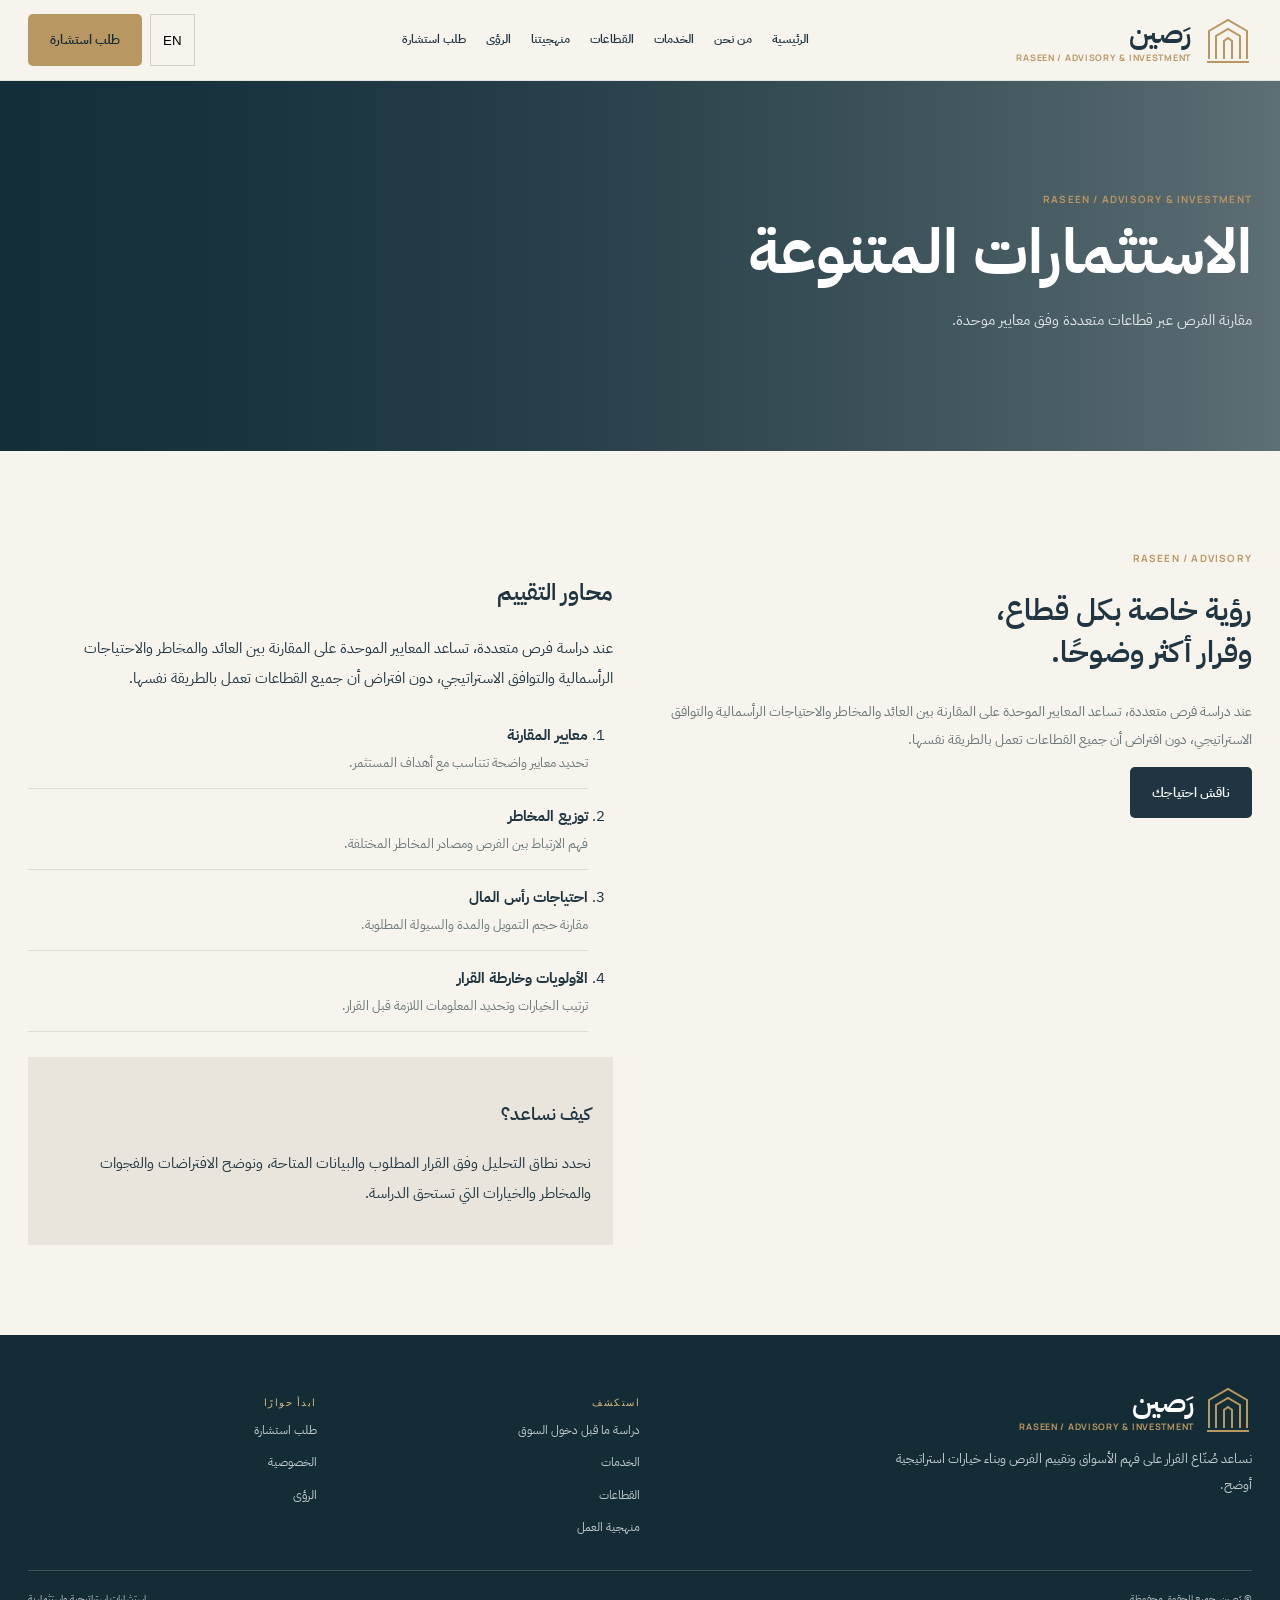
<file: sector-diversified.html>
<!doctype html><html lang="ar" dir="rtl"><head><meta charset="utf-8"><meta name="viewport" content="width=device-width,initial-scale=1"><meta name="description" content="تحليل الفرص متعددة القطاعات."><title>قطاعات متنوعة | RASEEN</title><link rel="preconnect" href="https://fonts.googleapis.com"><link href="https://fonts.googleapis.com/css2?family=IBM+Plex+Sans+Arabic:wght@400;500;600;700&family=Manrope:wght@400;500;600;700;800&display=swap" rel="stylesheet"><link rel="stylesheet" href="style.css"><script defer src="script.js"></script></head><body><div data-site-header></div><main><section class="page-hero" style="--page-image:url('https://images.unsplash.com/photo-1551288049-bebda4e38f71?auto=format&amp;fit=crop&amp;w=1800&amp;q=85')"><div class="container"><p class="eyebrow">RASEEN / ADVISORY & INVESTMENT</p><h1 data-ar="الاستثمارات المتنوعة" data-en="Diversified Investments">الاستثمارات المتنوعة</h1><p data-ar="مقارنة الفرص عبر قطاعات متعددة وفق معايير موحدة." data-en="Compare opportunities across sectors using consistent criteria.">مقارنة الفرص عبر قطاعات متعددة وفق معايير موحدة.</p></div></section><section class="section-pad"><div class="container content-grid"><aside class="content-aside reveal"><p class="eyebrow">RASEEN / ADVISORY</p><h2 data-ar="رؤية خاصة بكل قطاع،<br><em>وقرار أكثر وضوحًا.</em>" data-en="Sector-specific insight,<br><em>clearer decisions.</em>">رؤية خاصة بكل قطاع،<br><em>وقرار أكثر وضوحًا.</em></h2><p class="body-copy" data-ar="عند دراسة فرص متعددة، تساعد المعايير الموحدة على المقارنة بين العائد والمخاطر والاحتياجات الرأسمالية والتوافق الاستراتيجي، دون افتراض أن جميع القطاعات تعمل بالطريقة نفسها." data-en="When assessing multiple opportunities, consistent criteria help compare returns, risks, capital needs, and strategic fit without assuming that every sector behaves the same way.">عند دراسة فرص متعددة، تساعد المعايير الموحدة على المقارنة بين العائد والمخاطر والاحتياجات الرأسمالية والتوافق الاستراتيجي، دون افتراض أن جميع القطاعات تعمل بالطريقة نفسها.</p><a class="btn btn-dark" href="inquiry.html" data-ar="ناقش احتياجك" data-en="Discuss your needs">ناقش احتياجك</a></aside><div class="prose reveal"><h2 data-ar="محاور التقييم" data-en="Assessment areas">محاور التقييم</h2><p data-ar="عند دراسة فرص متعددة، تساعد المعايير الموحدة على المقارنة بين العائد والمخاطر والاحتياجات الرأسمالية والتوافق الاستراتيجي، دون افتراض أن جميع القطاعات تعمل بالطريقة نفسها." data-en="When assessing multiple opportunities, consistent criteria help compare returns, risks, capital needs, and strategic fit without assuming that every sector behaves the same way.">عند دراسة فرص متعددة، تساعد المعايير الموحدة على المقارنة بين العائد والمخاطر والاحتياجات الرأسمالية والتوافق الاستراتيجي، دون افتراض أن جميع القطاعات تعمل بالطريقة نفسها.</p><ol class="numbered"><li><strong data-ar="معايير المقارنة" data-en="Comparison criteria">معايير المقارنة</strong><span data-ar="تحديد معايير واضحة تتناسب مع أهداف المستثمر." data-en="Define clear criteria aligned with investor objectives.">تحديد معايير واضحة تتناسب مع أهداف المستثمر.</span></li><li><strong data-ar="توزيع المخاطر" data-en="Risk distribution">توزيع المخاطر</strong><span data-ar="فهم الارتباط بين الفرص ومصادر المخاطر المختلفة." data-en="Understand relationships between opportunities and risk sources.">فهم الارتباط بين الفرص ومصادر المخاطر المختلفة.</span></li><li><strong data-ar="احتياجات رأس المال" data-en="Capital requirements">احتياجات رأس المال</strong><span data-ar="مقارنة حجم التمويل والمدة والسيولة المطلوبة." data-en="Compare funding size, duration, and liquidity needs.">مقارنة حجم التمويل والمدة والسيولة المطلوبة.</span></li><li><strong data-ar="الأولويات وخارطة القرار" data-en="Priorities and decision roadmap">الأولويات وخارطة القرار</strong><span data-ar="ترتيب الخيارات وتحديد المعلومات اللازمة قبل القرار." data-en="Rank options and identify information needed before deciding.">ترتيب الخيارات وتحديد المعلومات اللازمة قبل القرار.</span></li></ol><div class="panel"><h3 data-ar="كيف نساعد؟" data-en="How we help">كيف نساعد؟</h3><p data-ar="نحدد نطاق التحليل وفق القرار المطلوب والبيانات المتاحة، ونوضح الافتراضات والفجوات والمخاطر والخيارات التي تستحق الدراسة." data-en="We scope the analysis around the decision and available evidence, clarifying assumptions, gaps, risks, and options for further assessment.">نحدد نطاق التحليل وفق القرار المطلوب والبيانات المتاحة، ونوضح الافتراضات والفجوات والمخاطر والخيارات التي تستحق الدراسة.</p></div></div></div></section></main><div data-site-footer></div></body></html>
</file>
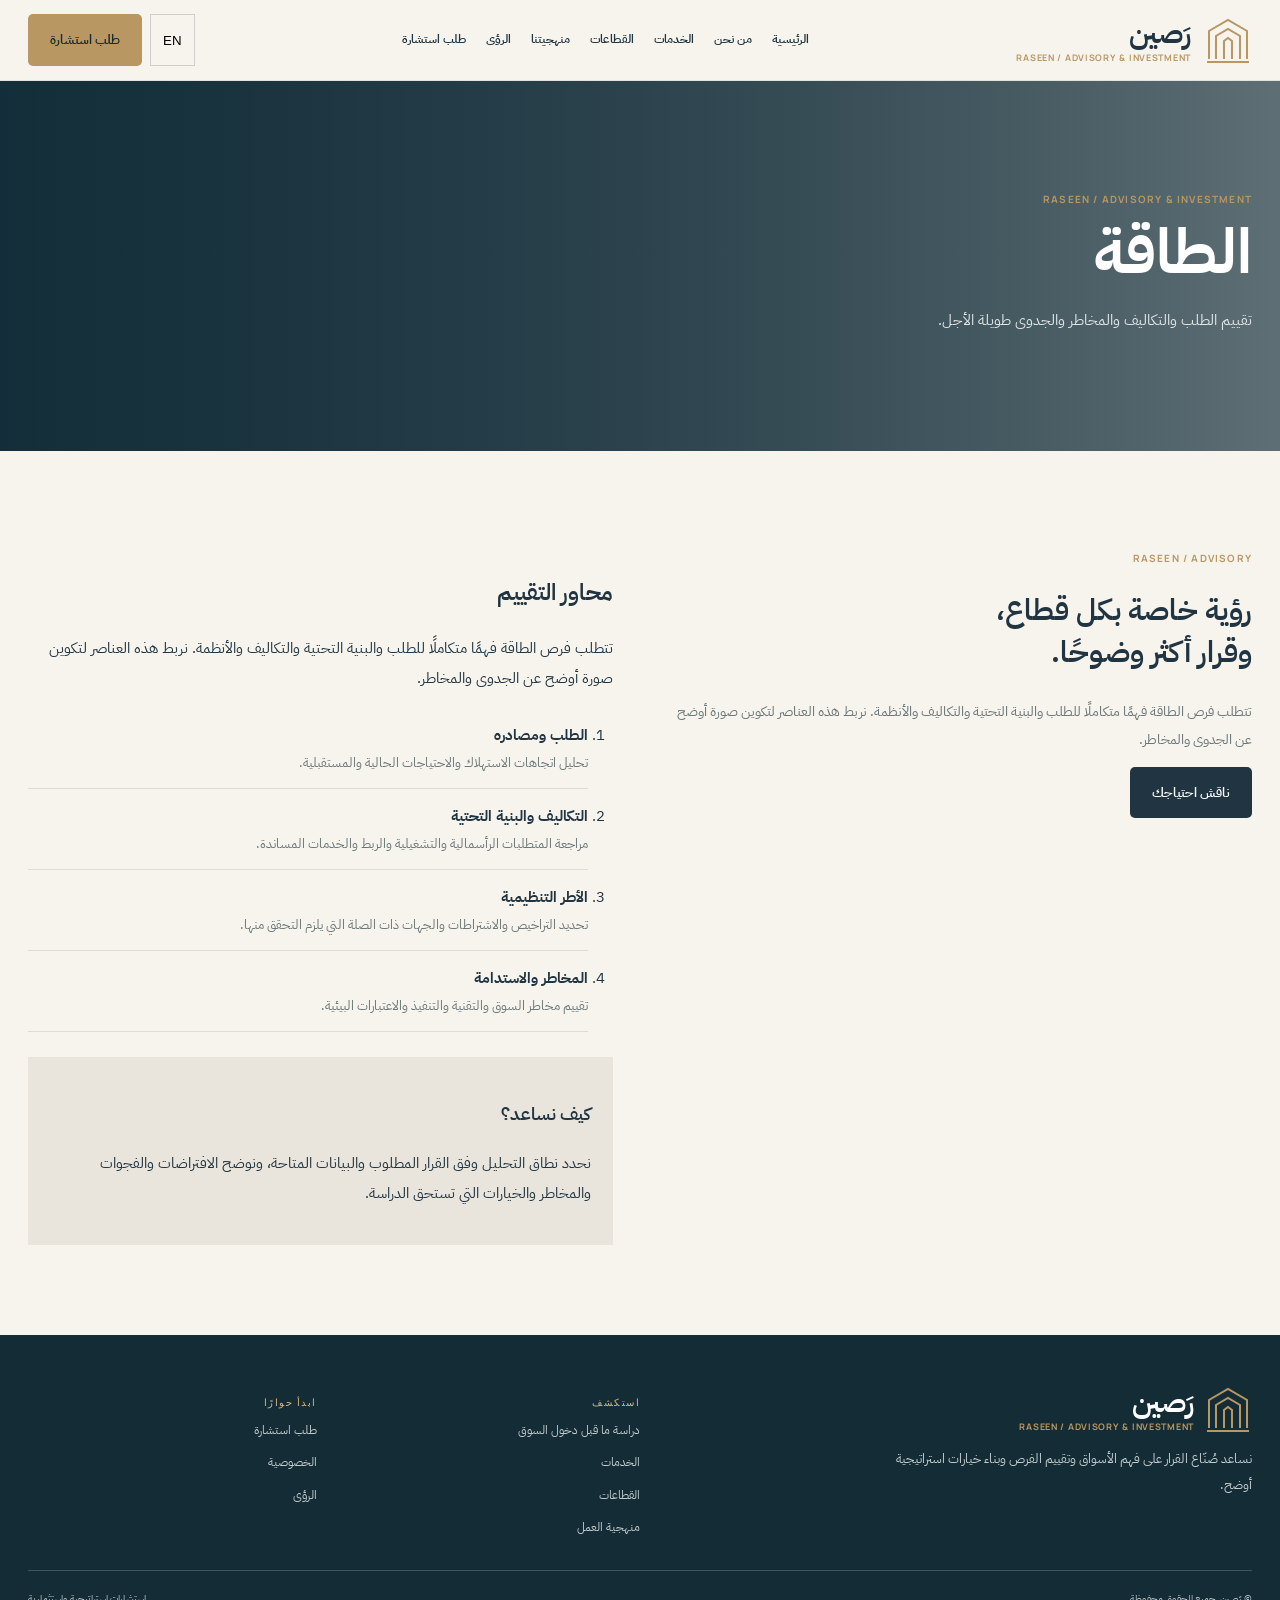
<file: sector-energy.html>
<!doctype html><html lang="ar" dir="rtl"><head><meta charset="utf-8"><meta name="viewport" content="width=device-width,initial-scale=1"><meta name="description" content="فهم الطلب والجدوى والمخاطر."><title>الطاقة | RASEEN</title><link rel="preconnect" href="https://fonts.googleapis.com"><link href="https://fonts.googleapis.com/css2?family=IBM+Plex+Sans+Arabic:wght@400;500;600;700&family=Manrope:wght@400;500;600;700;800&display=swap" rel="stylesheet"><link rel="stylesheet" href="style.css"><script defer src="script.js"></script></head><body><div data-site-header></div><main><section class="page-hero" style="--page-image:url('https://images.unsplash.com/photo-1565514020179-026b92b84bb6?auto=format&amp;fit=crop&amp;w=1800&amp;q=85')"><div class="container"><p class="eyebrow">RASEEN / ADVISORY & INVESTMENT</p><h1 data-ar="الطاقة" data-en="Energy">الطاقة</h1><p data-ar="تقييم الطلب والتكاليف والمخاطر والجدوى طويلة الأجل." data-en="Assess demand, costs, risks, and long-term feasibility.">تقييم الطلب والتكاليف والمخاطر والجدوى طويلة الأجل.</p></div></section><section class="section-pad"><div class="container content-grid"><aside class="content-aside reveal"><p class="eyebrow">RASEEN / ADVISORY</p><h2 data-ar="رؤية خاصة بكل قطاع،<br><em>وقرار أكثر وضوحًا.</em>" data-en="Sector-specific insight,<br><em>clearer decisions.</em>">رؤية خاصة بكل قطاع،<br><em>وقرار أكثر وضوحًا.</em></h2><p class="body-copy" data-ar="تتطلب فرص الطاقة فهمًا متكاملًا للطلب والبنية التحتية والتكاليف والأنظمة. نربط هذه العناصر لتكوين صورة أوضح عن الجدوى والمخاطر." data-en="Energy opportunities require an integrated view of demand, infrastructure, costs, and regulation. We connect these factors to clarify feasibility and risk.">تتطلب فرص الطاقة فهمًا متكاملًا للطلب والبنية التحتية والتكاليف والأنظمة. نربط هذه العناصر لتكوين صورة أوضح عن الجدوى والمخاطر.</p><a class="btn btn-dark" href="inquiry.html" data-ar="ناقش احتياجك" data-en="Discuss your needs">ناقش احتياجك</a></aside><div class="prose reveal"><h2 data-ar="محاور التقييم" data-en="Assessment areas">محاور التقييم</h2><p data-ar="تتطلب فرص الطاقة فهمًا متكاملًا للطلب والبنية التحتية والتكاليف والأنظمة. نربط هذه العناصر لتكوين صورة أوضح عن الجدوى والمخاطر." data-en="Energy opportunities require an integrated view of demand, infrastructure, costs, and regulation. We connect these factors to clarify feasibility and risk.">تتطلب فرص الطاقة فهمًا متكاملًا للطلب والبنية التحتية والتكاليف والأنظمة. نربط هذه العناصر لتكوين صورة أوضح عن الجدوى والمخاطر.</p><ol class="numbered"><li><strong data-ar="الطلب ومصادره" data-en="Demand drivers">الطلب ومصادره</strong><span data-ar="تحليل اتجاهات الاستهلاك والاحتياجات الحالية والمستقبلية." data-en="Analyze consumption trends and current and future needs.">تحليل اتجاهات الاستهلاك والاحتياجات الحالية والمستقبلية.</span></li><li><strong data-ar="التكاليف والبنية التحتية" data-en="Costs and infrastructure">التكاليف والبنية التحتية</strong><span data-ar="مراجعة المتطلبات الرأسمالية والتشغيلية والربط والخدمات المساندة." data-en="Review capital and operating requirements, connections, and supporting services.">مراجعة المتطلبات الرأسمالية والتشغيلية والربط والخدمات المساندة.</span></li><li><strong data-ar="الأطر التنظيمية" data-en="Regulatory framework">الأطر التنظيمية</strong><span data-ar="تحديد التراخيص والاشتراطات والجهات ذات الصلة التي يلزم التحقق منها." data-en="Identify relevant permits, requirements, and stakeholders to validate.">تحديد التراخيص والاشتراطات والجهات ذات الصلة التي يلزم التحقق منها.</span></li><li><strong data-ar="المخاطر والاستدامة" data-en="Risk and sustainability">المخاطر والاستدامة</strong><span data-ar="تقييم مخاطر السوق والتقنية والتنفيذ والاعتبارات البيئية." data-en="Assess market, technology, delivery, and environmental considerations.">تقييم مخاطر السوق والتقنية والتنفيذ والاعتبارات البيئية.</span></li></ol><div class="panel"><h3 data-ar="كيف نساعد؟" data-en="How we help">كيف نساعد؟</h3><p data-ar="نحدد نطاق التحليل وفق القرار المطلوب والبيانات المتاحة، ونوضح الافتراضات والفجوات والمخاطر والخيارات التي تستحق الدراسة." data-en="We scope the analysis around the decision and available evidence, clarifying assumptions, gaps, risks, and options for further assessment.">نحدد نطاق التحليل وفق القرار المطلوب والبيانات المتاحة، ونوضح الافتراضات والفجوات والمخاطر والخيارات التي تستحق الدراسة.</p></div></div></div></section></main><div data-site-footer></div></body></html>
</file>
<file: style.css>
*{box-sizing:border-box}html{scroll-behavior:smooth}body{margin:0;background:#f7f4ee;color:#203541;font-family:'IBM Plex Sans Arabic',Arial,sans-serif;line-height:1.8}a{color:inherit;text-decoration:none}.container{width:min(1160px,calc(100% - 40px));margin:auto}.site-header{position:sticky;top:0;z-index:9;background:#f7f4eef0;backdrop-filter:blur(14px);border-bottom:1px solid #20354118}.header-inner{display:flex;align-items:center;justify-content:space-between;min-height:80px;gap:20px}.brand{display:flex;align-items:center;gap:10px}.brand-mark{width:42px}.brand strong{font-size:24px}.brand small{display:block;font:700 8px Manrope,sans-serif;letter-spacing:.13em;color:#b99762}.nav{display:flex;gap:20px;font-size:12px}.nav a:hover{color:#b08b50}.header-actions{display:flex;gap:8px}.lang-toggle,.menu-toggle{padding:8px 12px;background:transparent;border:1px solid #20354130;cursor:pointer}.menu-toggle{display:none}.btn{display:inline-block;padding:12px 20px;font-size:12px;font-weight:700;transition:.25s}.btn:hover{transform:translateY(-3px)}.btn-primary{background:#b99762;color:#142c36}.btn-dark{background:#203541;color:#fff}.btn-ghost{border:1px solid #ffffff80;color:white}.hero{min-height:650px;display:flex;align-items:center;color:white;background:linear-gradient(90deg,#102b37e8,#102b3780),url('https://images.unsplash.com/photo-1524758631624-e2822e304c36?auto=format&fit=crop&w=2000&q=85') center/cover}.hero h1{font-size:clamp(42px,6vw,78px);line-height:1.2;margin:0;max-width:850px}.hero em,.section-heading em{font-style:normal;color:#d5b77f}.hero p{max-width:570px;color:#e3e8e8}.eyebrow{font:700 10px Manrope,sans-serif;letter-spacing:.17em;color:#b99762}.hero-actions{display:flex;gap:12px;flex-wrap:wrap}.section-pad{padding:85px 0}.intro-grid,.feature-grid,.approach-grid,.content-grid,.form-layout{display:grid;grid-template-columns:1fr 1fr;gap:55px;align-items:center}.section-heading{display:flex;justify-content:space-between;align-items:end;gap:25px;margin-bottom:35px}.section-heading h2,.intro-copy h2,.approach-grid h2,.cta h2{font-size:clamp(30px,4vw,48px);line-height:1.35;margin:0 0 18px}.section-heading p,.intro-copy p,.body-copy{color:#6b7779;font-size:14px}.visual,.feature-image{height:360px;overflow:hidden}.visual img,.feature-image img,.sector-tile img,.insight-card img,.sector-detail img{width:100%;height:100%;object-fit:cover;transition:transform .8s}.visual:hover img,.feature-image:hover img,.sector-tile:hover img{transform:scale(1.05)}.feature{background:#e9e5dc}.checks{list-style:none;padding:0}.checks li{padding:12px 0;border-bottom:1px solid #20354120;font-size:13px}.checks li:before{content:'↗';color:#b99762;margin-inline-end:10px}.service-grid{display:grid;grid-template-columns:repeat(4,1fr);border-top:1px solid #20354122;border-inline-start:1px solid #20354122}.service-card{padding:22px;min-height:230px;border-bottom:1px solid #20354122;border-inline-end:1px solid #20354122;transition:.3s}.service-card:hover{background:#eee8dc;transform:translateY(-4px)}.service-card .num{font:700 10px Manrope;color:#b99762}.sym{font-size:30px;color:#b99762;margin-top:25px}.service-card h3{font-size:17px}.service-card p,.sector-detail p{font-size:12px;color:#6b7779}.sector-grid,.sector-detail-grid{display:grid;grid-template-columns:repeat(3,1fr);gap:14px}.sector-tile{height:290px;position:relative;overflow:hidden;background:#203541;color:white}.sector-tile:after{content:'';position:absolute;inset:0;background:linear-gradient(0deg,#0d2638d9,transparent 70%)}.sector-tile span,.sector-tile h3{position:absolute;z-index:1;right:20px}.sector-tile span{top:12px;color:#e3c58e}.sector-tile h3{bottom:8px;font-size:22px}.approach-band{background:#073b3b;color:white}.steps{border-top:1px solid #ffffff45}.steps div{display:flex;gap:20px;border-bottom:1px solid #ffffff45;padding:12px 0}.steps span{color:#d5b77f;font:700 12px Manrope}.insight-grid,.insight-list{display:grid;grid-template-columns:repeat(3,1fr);gap:20px}.insight-card img{height:210px}.insight-card h3{font-size:18px}.cta{background:#203541;color:white;padding:75px 0}.page-hero{min-height:370px;display:flex;align-items:end;padding:65px 0;color:white;background:linear-gradient(90deg,#102b37e8,#102b3770),var(--page-image) center/cover}.page-hero h1{font-size:clamp(38px,5vw,62px);line-height:1.2;margin:0}.page-hero p:last-child{max-width:650px;color:#e1e6e6}.content-grid{align-items:start}.content-aside h2{font-size:30px;line-height:1.4}.prose h2{margin-top:30px}.numbered{padding-inline-start:25px}.numbered li{padding:12px 0;border-bottom:1px solid #20354120}.numbered span{display:block;color:#6b7779;font-size:13px}.panel{background:#e9e5dc;padding:22px;margin-top:25px}.sector-detail{border:1px solid #20354120;background:#fffdf8}.sector-detail img{height:190px}.sector-detail div{padding:18px}.sector-detail h3{margin:5px 0}.insight-list article{border:1px solid #20354120;background:#fffdf8}.insight-list img{height:190px}.insight-list article div{padding:18px}.form-card{background:#fffdf8;padding:30px;box-shadow:0 20px 55px #142c3615}.form-grid{display:grid;grid-template-columns:1fr 1fr;gap:16px}.field{display:flex;flex-direction:column;gap:6px}.field.full{grid-column:1/-1}.field label{font-size:12px;font-weight:700}.field input,.field select,.field textarea{padding:12px;border:1px solid #d6d5cd;background:white;font:inherit}.field textarea{min-height:120px}.form-status{font-size:12px;color:#073b3b}.site-footer{background:#142c36;color:white;padding:50px 0 20px}.footer-grid{display:grid;grid-template-columns:2fr 1fr 1fr;gap:35px}.footer-links{display:grid;gap:9px;font-size:12px;color:#c3cdce}.footer-title{color:#d5b77f;font:700 10px Manrope;letter-spacing:.15em}.footer-brand p{color:#c3cdce;font-size:13px;max-width:360px}.footer-bottom{display:flex;justify-content:space-between;border-top:1px solid #ffffff30;padding-top:18px;margin-top:30px;font-size:10px;color:#b7c2c4}.reveal{opacity:0;transform:translateY(18px);transition:opacity .7s,transform .7s}.reveal.is-visible{opacity:1;transform:none}.ticker{overflow:hidden;padding:14px 0;background:#eee8dd;border-block:1px solid #20354120}.ticker-track{display:flex;gap:35px;width:max-content;animation:slide 28s linear infinite;font:700 10px Manrope;letter-spacing:.15em;color:#607078}.ticker-track span:after{content:' ✳';color:#b99762;margin-inline-start:35px}@keyframes slide{to{transform:translateX(50%)}}@media(prefers-reduced-motion:reduce){*{animation:none!important;transition:none!important;scroll-behavior:auto!important}.reveal{opacity:1;transform:none}}@media(max-width:850px){.nav{display:none;position:absolute;top:80px;left:0;right:0;background:#f7f4ee;padding:20px;flex-direction:column;gap:8px;border-bottom:1px solid #20354122}.nav.is-open{display:flex}.menu-toggle{display:block}.header-cta{display:none}.intro-grid,.feature-grid,.approach-grid,.content-grid,.form-layout{grid-template-columns:1fr;gap:28px}.service-grid{grid-template-columns:repeat(2,1fr)}.sector-grid,.sector-detail-grid,.insight-grid,.insight-list{grid-template-columns:repeat(2,1fr)}.section-heading{align-items:start;flex-direction:column}.hero{min-height:600px}.footer-grid{grid-template-columns:1fr 1fr}.footer-brand{grid-column:1/-1}}@media(max-width:520px){.container{width:calc(100% - 30px)}.service-grid,.sector-grid,.sector-detail-grid,.insight-grid,.insight-list,.form-grid,.footer-grid{grid-template-columns:1fr}.field.full{grid-column:auto}.sector-tile{height:230px}.hero h1{font-size:43px}.section-pad{padding:60px 0}.footer-brand{grid-column:auto}.footer-bottom{flex-direction:column}}
/* RASEEN 2.2 refinements */
body{font-family:'Noto Kufi Arabic','Noto Sans Arabic',Arial,sans-serif}
.page-hero{background-position:center;background-size:cover;position:relative;isolation:isolate}
.page-hero:before{content:'';position:absolute;inset:0;background:linear-gradient(90deg,#102b37d9,#102b3766);z-index:-1}
.page-hero>.container{position:relative;z-index:1}
.prose{min-width:0}
.prose p,.prose li{line-height:2}
.sector-tile img,.insight-card img,.insight-list img{display:block}
@media(max-width:850px){.page-hero{min-height:320px}.header-inner{gap:10px}.brand small{font-size:7px}}

/* RASEEN polish: typography, balanced spacing, sector interactions */
body{font-family:'IBM Plex Sans Arabic',sans-serif;font-weight:400;letter-spacing:0}
h1,h2,h3,h4,.btn,.nav{font-family:'IBM Plex Sans Arabic',sans-serif}
body{font-size:15px;line-height:1.95}
.container{width:min(1240px,calc(100% - 56px))}
.section-pad{padding:clamp(64px,7vw,100px) 0}
.intro-grid{grid-template-columns:minmax(0,.95fr) minmax(0,1.05fr);gap:clamp(36px,6vw,88px);align-items:center}
.intro-copy{max-width:600px}
.intro-copy h2{font-size:clamp(32px,4vw,54px);line-height:1.42;letter-spacing:-.025em}
.intro-copy p:not(.eyebrow){font-size:16px;line-height:2.05}
.visual{height:clamp(320px,34vw,460px);border-radius:2px}
.visual img{object-position:center}
.service-grid{gap:0}
.service-card{padding:clamp(20px,2.3vw,32px);min-height:265px;display:flex;flex-direction:column;align-items:flex-start;transition:background .3s ease,transform .3s ease,box-shadow .3s ease}
.service-card h3{font-size:clamp(16px,1.4vw,20px);line-height:1.6;margin:12px 0 4px}
.service-card p{font-size:13px;line-height:1.9;margin:4px 0 0}
.service-card .sym{margin-top:18px}
.service-card:hover,.service-card:focus-visible{position:relative;z-index:1;background:#eee7da;box-shadow:0 14px 34px #20354112;transform:translateY(-5px)}
.sector-grid{grid-template-columns:repeat(3,minmax(0,1fr));gap:18px}
.sector-tile{height:clamp(250px,25vw,330px);border-radius:2px;isolation:isolate}
.sector-tile img{position:absolute;inset:0;z-index:-2}
.sector-tile:after{background:linear-gradient(0deg,#102b37ed 0%,#102b3760 46%,#102b3710 100%);transition:background .35s ease}
.sector-tile span{top:17px;right:20px;font:700 11px Manrope,sans-serif;letter-spacing:.08em}
.sector-tile h3{right:22px;left:18px;bottom:34px;margin:0;font-size:clamp(20px,2vw,27px);line-height:1.5;transition:transform .3s ease}
.sector-overlay-copy{position:absolute;z-index:1;right:22px;left:20px;bottom:12px;margin:0;color:#e2e8e8;font-size:12px;opacity:0;transform:translateY(8px);transition:opacity .3s ease,transform .3s ease}
.sector-tile:hover .sector-overlay-copy,.sector-tile:focus-visible .sector-overlay-copy{opacity:1;transform:translateY(0)}
.sector-tile:hover h3,.sector-tile:focus-visible h3{transform:translateY(-19px)}
.sector-tile:hover img,.sector-tile:focus-visible img{transform:scale(1.07)}
.sector-detail-grid{gap:20px;align-items:stretch}
.sector-detail{display:flex;flex-direction:column;overflow:hidden;transition:transform .3s ease,box-shadow .3s ease}
.sector-detail:hover,.sector-detail:focus-visible{transform:translateY(-5px);box-shadow:0 16px 35px #20354112}
.sector-detail img{width:100%;height:210px;flex-shrink:0}
.sector-detail>div{display:flex;flex:1;flex-direction:column;align-items:flex-start;padding:22px}
.sector-detail h3{font-size:20px;line-height:1.5}
.sector-detail p{font-size:14px;line-height:2;margin:8px 0 16px}
.sector-detail strong{margin-top:auto;color:#a27d43;font-size:12px}
.page-hero h1{font-weight:700;letter-spacing:-.025em}
.eyebrow{letter-spacing:.12em}
.btn{font-size:13px;padding:13px 22px}
.site-footer .footer-bottom span:last-child{color:#b7c2c4}
@media(max-width:850px){.container{width:calc(100% - 36px)}.intro-grid{grid-template-columns:1fr;gap:26px}.visual{height:340px}.sector-grid{grid-template-columns:repeat(2,minmax(0,1fr));gap:12px}.sector-tile{height:270px}.sector-overlay-copy{opacity:1;transform:none}.sector-tile h3{transform:translateY(-16px)}}
@media(max-width:520px){.container{width:calc(100% - 30px)}.intro-copy h2{font-size:32px}.visual{height:260px}.sector-grid,.sector-detail-grid{grid-template-columns:1fr}.sector-tile{height:250px}.sector-tile h3{font-size:23px}.sector-overlay-copy{font-size:12px}}

.photo-credit{display:block;margin-top:auto;padding-top:12px;font-size:10px;line-height:1.7;color:#7a817f}.photo-credit a{text-decoration:underline;text-underline-offset:3px}.photo-credit a:hover{color:#a27d43}


/* RASEEN signature sector carousel */
.sectors-hero{min-height:340px}
.sectors-showcase{overflow:hidden}
.sector-carousel-shell{position:relative}
.sector-carousel{overflow-x:auto;overflow-y:hidden;scroll-snap-type:x mandatory;scroll-behavior:smooth;scrollbar-width:none;padding:4px 2px 18px;overscroll-behavior-inline:contain}
.sector-carousel::-webkit-scrollbar{display:none}
.sector-carousel-track{display:flex;gap:18px;align-items:stretch;direction:rtl}
.sector-card{flex:0 0 calc((100% - 36px)/3);min-width:0;scroll-snap-align:start;border:1px solid #2035411c;background:#fffdf8;box-shadow:0 8px 28px #142c3608;transition:transform .35s ease,box-shadow .35s ease,border-color .35s ease}
.sector-card:hover,.sector-card:focus-within{transform:translateY(-5px);box-shadow:0 18px 42px #142c3618;border-color:#b9976270}
.sector-card>img{display:block;width:100%;height:220px;object-fit:cover;transition:transform .8s ease;flex-shrink:0}
.sector-card:hover>img,.sector-card:focus-within>img{transform:scale(1.035)}
.sector-card-content{display:flex;flex-direction:column;align-items:flex-start;padding:22px;min-height:220px}
.sector-card h3{font-size:21px;line-height:1.5;margin:7px 0 3px}
.sector-card-content>p{color:#68777b;font-size:13px;line-height:1.9;margin:5px 0 18px}
.sector-expand-toggle{display:flex;align-items:center;justify-content:space-between;gap:12px;margin-top:auto;padding:10px 0 2px;width:100%;border:0;border-top:1px solid #20354120;background:transparent;color:#9a743b;font:600 13px 'IBM Plex Sans Arabic',sans-serif;text-align:start;cursor:pointer}
.sector-expand-toggle:after{content:'↙';font:700 17px Manrope,sans-serif;transition:transform .25s ease}
.sector-expand-toggle[aria-expanded="true"]:after{transform:rotate(180deg)}
.sector-expand-toggle:focus-visible,.sector-carousel-buttons button:focus-visible{outline:2px solid #b99762;outline-offset:4px}
.sector-expanded{width:100%;padding-top:14px;animation:sectorReveal .3s ease both}
.sector-expanded[hidden]{display:none}
.sector-expanded-label{font-size:11px;font-weight:700;color:#9a743b;margin:0 0 7px}
.sector-expanded ul{list-style:none;padding:0;margin:0 0 16px;width:100%}
.sector-expanded li{font-size:12px;line-height:1.8;padding:8px 0;border-bottom:1px solid #20354112;color:#475b63}
.sector-expanded li:before{content:'↗';color:#b99762;margin-inline-end:9px}
.sector-page-link{display:inline-block;font-size:12px;font-weight:700;color:#203541;text-underline-offset:4px;text-decoration:underline;text-decoration-color:#b99762}
.sector-carousel-controls{display:flex;align-items:center;justify-content:space-between;gap:18px;border-top:1px solid #20354120;padding-top:16px}
.sector-carousel-controls>p{margin:0;color:#68777b;font-size:12px}
.sector-carousel-buttons{display:flex;align-items:center;gap:8px}
.sector-carousel-buttons button{border:1px solid #2035412b;background:transparent;color:#203541;min-width:38px;height:38px;cursor:pointer;transition:background .2s ease,color .2s ease,border-color .2s ease}
.sector-carousel-buttons button:hover{background:#203541;color:#fff}
.sector-carousel-buttons .sector-carousel-pause{width:auto;padding:0 14px;font:600 11px 'IBM Plex Sans Arabic',sans-serif}
.sector-note{display:flex;align-items:flex-start;gap:15px;margin-top:30px;padding:20px 22px;background:#eee8dd;border-inline-start:3px solid #b99762}
.sector-note-mark{color:#a27d43;font-size:19px;line-height:1.5}
.sector-note p{margin:0;color:#53646a;font-size:13px;line-height:2}
@keyframes sectorReveal{from{opacity:0;transform:translateY(7px)}to{opacity:1;transform:translateY(0)}}
@media(max-width:900px){.sector-card{flex-basis:calc((100% - 18px)/2)}.sector-card>img{height:205px}}
@media(max-width:580px){.sectors-hero{min-height:300px}.sector-carousel-track{gap:12px}.sector-card{flex-basis:88%}.sector-card>img{height:205px}.sector-card-content{padding:19px;min-height:200px}.sector-carousel-controls{align-items:flex-start;flex-direction:column}.sector-carousel-buttons{width:100%;justify-content:flex-start}.sector-note{padding:16px}}
@media(prefers-reduced-motion:reduce){.sector-carousel{scroll-behavior:auto}.sector-card,.sector-card>img,.sector-expanded,.sector-expand-toggle:after{transition:none!important;animation:none!important}}

/* Modern visual system: food photography and clickable market-study cards */
.food-visual-section{background:#eee9df}
.food-photo-grid{display:grid;grid-template-columns:1.35fr 1fr 1fr;gap:16px}
.food-photo-card{position:relative;min-height:300px;overflow:hidden;border-radius:8px;background:#203541;isolation:isolate;box-shadow:0 16px 40px #142c3610}
.food-photo-card.food-photo-wide{min-height:390px}
.food-photo-card img{position:absolute;inset:0;width:100%;height:100%;object-fit:cover;z-index:-2;transition:transform .65s ease}
.food-photo-card:after{content:"";position:absolute;inset:0;z-index:-1;background:linear-gradient(0deg,#102b37ed 0%,#102b3755 50%,#102b3700 100%)}
.food-photo-card:hover img{transform:scale(1.06)}
.food-photo-card>div{position:absolute;inset:auto 22px 22px;color:white}
.food-photo-card span,.market-study-content>span{font:700 10px Manrope,sans-serif;letter-spacing:.13em;color:#e0c18a}
.food-photo-card h3{font-size:21px;margin:7px 0 0}
.food-image-note{font-size:11px;color:#69777a;margin-top:15px}
.market-examples{background:#f7f4ee}
.market-study-grid{display:grid;grid-template-columns:repeat(3,minmax(0,1fr));gap:18px}
.market-study-card{display:flex;flex-direction:column;min-width:0;background:#fffdf8;border:1px solid #20354116;border-radius:8px;overflow:hidden;box-shadow:0 12px 34px #142c3608;transition:transform .3s ease,box-shadow .3s ease}
.market-study-card:hover,.market-study-card:focus-visible{transform:translateY(-7px);box-shadow:0 22px 48px #142c3618}
.market-study-card>img{display:block;width:100%;height:235px;object-fit:cover;transition:transform .7s ease}
.market-study-card:hover>img{transform:scale(1.04)}
.market-study-content{padding:22px;display:flex;flex-direction:column;align-items:flex-start;flex:1}
.market-study-content h3{font-size:27px;margin:6px 0}
.market-study-content p{font-size:13px;line-height:1.95;color:#68777b;flex:1}
.market-study-content b{font-size:12px;color:#9b7845;margin-top:10px}
.sector-tile,.sector-detail,.service-card,.btn{border-radius:5px}
@media(max-width:850px){.food-photo-grid{grid-template-columns:1fr 1fr}.food-photo-wide{grid-column:1/-1}.market-study-grid{grid-template-columns:1fr 1fr}}
@media(max-width:520px){.food-photo-grid,.market-study-grid{grid-template-columns:1fr}.food-photo-card,.food-photo-card.food-photo-wide{min-height:260px;grid-column:auto}.market-study-card>img{height:220px}}


/* RASEEN homepage refinement: brand-led hero and polished market-study cards */
.hero .container{padding-block:42px}
.hero-brand{display:inline-flex;align-items:center;gap:16px;margin-bottom:28px;padding:12px 18px 12px 16px;border:1px solid #ffffff35;background:linear-gradient(120deg,#102b37a8,#102b3745);backdrop-filter:blur(8px);box-shadow:0 18px 48px #071a2240;animation:brand-arrive .9s cubic-bezier(.2,.7,.2,1) both}
.hero-brand-mark{width:64px;height:64px;flex:0 0 auto;filter:drop-shadow(0 4px 12px #d5b77f25)}
.hero-brand strong{display:block;font-family:'IBM Plex Sans Arabic',sans-serif;font-size:clamp(30px,3.4vw,43px);line-height:1.15;letter-spacing:0;color:#fff}
.hero-brand small{display:block;margin-top:6px;font:700 9px Manrope,sans-serif;letter-spacing:.16em;color:#e0c18a}
.hero .eyebrow{margin-top:0}
.market-examples{position:relative;overflow:hidden;background:linear-gradient(180deg,#eee9df 0%,#f7f4ee 100%)}
.market-examples:before{content:"";position:absolute;top:0;inset-inline-start:8%;width:190px;height:1px;background:linear-gradient(90deg,transparent,#b99762,transparent)}
.market-study-grid{align-items:stretch}
.market-study-card{position:relative;isolation:isolate;will-change:transform}
.market-study-card:nth-child(1){transition-delay:0ms}
.market-study-card:nth-child(2){transition-delay:90ms}
.market-study-card:nth-child(3){transition-delay:180ms}
.market-study-card:before{content:"";position:absolute;inset:0;border:1px solid #b9976240;opacity:0;pointer-events:none;transition:opacity .3s ease;z-index:2;border-radius:inherit}
.market-study-card:hover:before,.market-study-card:focus-visible:before{opacity:1}
.market-study-card>img{flex:0 0 auto;transform-origin:center}
.market-study-content{gap:3px}
.market-study-content .market-city{font-size:12px;color:#8a7048;margin:0 0 7px}
.market-study-content .market-city strong{color:#203541}
.market-study-content b{display:flex;align-items:center;gap:8px}
.market-study-content b span{display:inline-block;transition:transform .25s ease}
.market-study-card:hover .market-study-content b span,.market-study-card:focus-visible .market-study-content b span{transform:translateX(-4px)}
@keyframes brand-arrive{from{opacity:0;transform:translateY(14px) scale(.98)}to{opacity:1;transform:translateY(0) scale(1)}}
@media(max-width:850px){.hero-brand{margin-bottom:22px}.hero-brand-mark{width:54px;height:54px}.market-study-card>img{height:215px}}
@media(max-width:520px){.hero .container{padding-block:32px}.hero-brand{gap:12px;padding:10px 13px;margin-bottom:20px}.hero-brand-mark{width:46px;height:46px}.hero-brand small{font-size:7px;letter-spacing:.1em}.market-study-content{padding:20px}.market-study-card>img{height:230px}}
@media(prefers-reduced-motion:reduce){.hero-brand{animation:none}}


/* Verified layout fixes: keep sector photography visible and maintain readable overlays. */
.sector-tile{isolation:isolate;overflow:hidden;background:#203541;position:relative}
.sector-tile img{position:absolute;inset:0;width:100%;height:100%;object-fit:cover;display:block;z-index:0;transition:transform .7s ease;}
.sector-tile:after{content:"";position:absolute;inset:0;z-index:1;background:linear-gradient(0deg,#102b37ed 0%,#102b3760 46%,#102b3710 100%);pointer-events:none;}
.sector-tile span,.sector-tile h3,.sector-tile .sector-overlay-copy{z-index:2}
.sector-tile span{position:absolute;top:17px;right:20px;color:#e0c18a}
.sector-tile h3{position:absolute;right:22px;left:18px;bottom:34px;margin:0;line-height:1.5;}
.sector-tile .sector-overlay-copy{position:absolute;right:22px;left:20px;bottom:12px;margin:0;color:#f0f2f2;font-size:12px;opacity:0;transform:translateY(8px);transition:opacity .3s ease,transform .3s ease;}
.sector-tile:hover .sector-overlay-copy,.sector-tile:focus-visible .sector-overlay-copy{opacity:1;transform:translateY(0)}
.sector-tile:hover h3,.sector-tile:focus-visible h3{transform:translateY(-19px)}
.sector-tile:hover img,.sector-tile:focus-visible img{transform:scale(1.06)}
/* Balanced brand lockup: visible but no longer dominates the hero. */
.hero-brand{gap:11px;margin-bottom:20px;padding:8px 13px;box-shadow:0 12px 30px #071a2228;}
.hero-brand-mark{width:40px;height:40px;flex:0 0 auto;}
.hero-brand strong{font-size:clamp(25px,2.5vw,31px);line-height:1.2;}
.hero-brand small{font-size:8px;letter-spacing:.12em;margin-top:4px;}
@media(max-width:850px){.hero-brand{gap:10px;padding:8px 12px;margin-bottom:18px}.hero-brand-mark{width:36px;height:36px}.hero-brand strong{font-size:28px}.hero-brand small{font-size:7px}}
@media(max-width:520px){.hero-brand{gap:9px;padding:7px 10px;margin-bottom:16px}.hero-brand-mark{width:31px;height:31px}.hero-brand strong{font-size:25px}.hero-brand small{font-size:6px;letter-spacing:.08em}.market-study-card>img{height:220px}}
@media(prefers-reduced-motion:reduce){.sector-tile img,.sector-tile .sector-overlay-copy,.sector-tile h3,.market-study-card{transition:none!important;animation:none!important}}


/* Final homepage clarity pass: refined hero identity and always-visible market examples */
.hero-brand{display:inline-flex;align-items:center;gap:14px;margin:0 0 26px;padding:12px 20px 12px 13px;border:1px solid #d5b77f66;border-radius:3px;background:linear-gradient(115deg,#102b37e8,#102b3799);box-shadow:0 14px 38px #071a2238;backdrop-filter:blur(10px);max-width:100%}
.hero-brand-emblem{width:54px;height:54px;display:grid;place-items:center;flex:0 0 auto;border:1px solid #d5b77f85;background:#d5b77f10}
.hero-brand-mark{display:block;width:39px;height:39px;filter:drop-shadow(0 2px 7px #d5b77f25)}
.hero-brand-type{display:flex;flex-direction:column;align-items:flex-start;min-width:0}
.hero-brand strong{font-family:'IBM Plex Sans Arabic',sans-serif;font-size:35px;line-height:1.15;font-weight:700;letter-spacing:0;color:#fff;white-space:nowrap}
.hero-brand small{display:block;margin-top:6px;font:700 9px Manrope,sans-serif;letter-spacing:.12em;color:#e0c18a;white-space:nowrap}
.hero-brand small i{font-style:normal;color:#fff8;margin:0 4px}
.hero-actions{gap:10px}
.market-examples{scroll-margin-top:88px;position:relative;isolation:isolate;background:linear-gradient(180deg,#eee9df 0%,#faf8f3 100%)}
.market-examples .section-heading{position:relative;z-index:1}
.market-examples .section-heading h2{max-width:650px}
.market-examples .market-study-grid{position:relative;z-index:1}
.market-study-card{opacity:1;transform:none;visibility:visible}
.market-study-card>img{background:#d8d1c4}
@media(max-width:850px){.hero-brand{gap:11px;padding:10px 15px 10px 11px;margin-bottom:22px}.hero-brand-emblem{width:47px;height:47px}.hero-brand-mark{width:34px;height:34px}.hero-brand strong{font-size:30px}.hero-brand small{font-size:8px;letter-spacing:.08em}.hero-actions{gap:9px}}
@media(max-width:520px){.hero-brand{gap:9px;padding:8px 11px 8px 8px;margin-bottom:20px}.hero-brand-emblem{width:40px;height:40px}.hero-brand-mark{width:29px;height:29px}.hero-brand strong{font-size:27px}.hero-brand small{font-size:6px;letter-spacing:.06em}.hero-actions .btn{padding:11px 13px;font-size:12px}.market-examples .section-heading h2{font-size:30px}}


/* Refined homepage brand lockup */
.hero .hero-brand{display:flex;align-items:center;width:max-content;max-width:100%;gap:15px;margin:0 auto 28px;padding:13px 20px;border:1px solid rgba(213,183,127,.48);border-radius:5px;background:linear-gradient(135deg,rgba(16,43,55,.96),rgba(16,43,55,.72));box-shadow:0 12px 32px rgba(7,26,34,.2);backdrop-filter:blur(8px)}
.hero .hero-brand-emblem{width:48px;height:48px;border:1px solid rgba(213,183,127,.65);border-radius:3px;background:rgba(213,183,127,.07)}
.hero .hero-brand-mark{width:32px;height:32px;filter:drop-shadow(0 2px 5px rgba(213,183,127,.18))}
.hero .hero-brand-type{gap:2px}
.hero .hero-brand strong{font-size:clamp(27px,3vw,34px);line-height:1.2;letter-spacing:0}
.hero .hero-brand small{font-size:8px;letter-spacing:.1em;margin-top:3px}
@media(max-width:520px){.hero .hero-brand{gap:10px;padding:9px 12px;margin-bottom:22px}.hero .hero-brand-emblem{width:40px;height:40px}.hero .hero-brand-mark{width:27px;height:27px}.hero .hero-brand strong{font-size:26px}.hero .hero-brand small{font-size:6px;letter-spacing:.055em}}

/* Consistent, balanced RASEEN brand across header and footer */
.site-header .brand,.site-footer .brand{gap:11px;min-width:0}
.site-header .brand-mark,.site-footer .brand-mark{width:38px;height:38px;flex:0 0 auto;padding:4px;border:1px solid rgba(185,151,98,.62);border-radius:3px;background:rgba(185,151,98,.06)}
.site-header .brand strong,.site-footer .brand strong{display:block;font-family:'IBM Plex Sans Arabic',sans-serif;font-size:23px;line-height:1.15;white-space:nowrap}
.site-header .brand small,.site-footer .brand small{font-size:7px;letter-spacing:.09em;white-space:nowrap}
@media(max-width:520px){.site-header .brand{gap:7px}.site-header .brand-mark{width:32px;height:32px;padding:3px}.site-header .brand strong{font-size:20px}.site-header .brand small{font-size:6px;letter-spacing:.045em}}

/* Keep the existing header/footer logo presentation unchanged. */
.site-header .brand,.site-footer .brand{display:flex;align-items:center;gap:10px;}
.site-header .brand-mark,.site-footer .brand-mark{width:36px;height:36px;flex:0 0 36px;padding:0;border:0;border-radius:0;background:transparent;}
.site-header .brand strong,.site-footer .brand strong{font-size:22px;line-height:1.2;}
.site-header .brand small,.site-footer .brand small{font-size:7px;line-height:1.35;letter-spacing:.07em;}

/* Homepage hero logo: polished, unboxed lockup; preserve the original mark, lettering and palette. */
.hero .hero-brand{display:flex;align-items:center;justify-content:flex-start;width:max-content;max-width:100%;gap:15px;margin:0 0 25px;padding:0;border:0;border-radius:0;background:transparent;box-shadow:none;backdrop-filter:none;animation:brand-arrive .8s cubic-bezier(.2,.7,.2,1) both}
.hero .hero-brand-emblem{display:grid;place-items:center;width:50px;height:50px;flex:0 0 50px;border:0;border-radius:0;background:transparent}
.hero .hero-brand-mark{display:block;width:45px;height:45px;filter:drop-shadow(0 2px 5px rgba(213,183,127,.12))}
.hero .hero-brand-type{display:flex;flex-direction:column;align-items:flex-start;gap:3px;min-width:0}
.hero .hero-brand strong{font-family:'IBM Plex Sans Arabic',sans-serif;font-size:clamp(31px,3.2vw,38px);line-height:1.16;font-weight:700;letter-spacing:0;color:#fff;white-space:nowrap;text-shadow:0 2px 18px rgba(0,0,0,.12)}
.hero .hero-brand small{display:block;margin-top:2px;font:700 8px/1.5 Manrope,sans-serif;letter-spacing:.12em;color:#e0c18a;white-space:nowrap}
.hero .hero-brand small i{font-style:normal;color:#fff8;margin:0 4px}
@keyframes brand-arrive{from{opacity:0;transform:translateY(8px)}to{opacity:1;transform:translateY(0)}}
@media(max-width:850px){
 .site-header .brand-mark{width:33px;height:33px;flex-basis:33px}
 .site-header .brand strong{font-size:21px}
 .hero .hero-brand{gap:12px;margin-bottom:22px}
 .hero .hero-brand-emblem{width:44px;height:44px;flex-basis:44px}
 .hero .hero-brand-mark{width:40px;height:40px}
 .hero .hero-brand strong{font-size:31px}
 .hero .hero-brand small{font-size:7px;letter-spacing:.09em}
}
@media(max-width:520px){
 .site-header .brand{gap:7px}
 .site-header .brand-mark{width:30px;height:30px;flex-basis:30px}
 .site-header .brand strong{font-size:19px}
 .site-header .brand small{font-size:6px;letter-spacing:.035em}
 .hero .hero-brand{gap:10px;margin-bottom:19px}
 .hero .hero-brand-emblem{width:37px;height:37px;flex-basis:37px}
 .hero .hero-brand-mark{width:34px;height:34px}
 .hero .hero-brand strong{font-size:26px}
 .hero .hero-brand small{font-size:6px;letter-spacing:.055em}
 .hero .hero-brand-type{gap:2px}
}
@media(prefers-reduced-motion:reduce){.hero .hero-brand{animation:none}}

/* Distinct hero wordmark: intentionally different from the Arabic header logo. */
.hero .hero-brand-type{gap:5px}
.hero .hero-brand strong{display:block;direction:ltr;font-family:Manrope,sans-serif;font-size:clamp(29px,3.1vw,37px);font-weight:800;letter-spacing:.13em;line-height:1.08;color:#D5B77F;text-shadow:0 3px 18px rgba(213,183,127,.12)}
.hero .hero-brand small{font-family:'IBM Plex Sans Arabic',Manrope,sans-serif;font-size:10px;font-weight:500;letter-spacing:0;color:rgba(255,255,255,.78);line-height:1.7;margin-top:2px}
@media(max-width:720px){.hero .hero-brand strong{font-size:30px;letter-spacing:.1em}.hero .hero-brand small{font-size:9px}}
@media(max-width:520px){.hero .hero-brand strong{font-size:26px;letter-spacing:.08em}.hero .hero-brand small{font-size:8px}}

/* Client confidentiality statement at the end of the homepage, before the main footer. */
.home-privacy-note{padding:38px 0 42px;border-top:1px solid rgba(185,151,98,.22);background:#f7f5f0;color:#647078;font-size:13px}
.home-privacy-note .container{display:block;max-width:920px}
.home-privacy-note .eyebrow{margin:0 0 8px}
.home-privacy-note h2{margin:0 0 12px;color:#203541;font-size:clamp(22px,3vw,30px);line-height:1.45}
.home-privacy-note p:last-child{margin:0;line-height:2;color:#647078}
@media(max-width:520px){.home-privacy-note{font-size:12px;padding:28px 0 32px}.home-privacy-note h2{font-size:23px}}
/* Refined homepage wordmark: original emblem and palette retained, with clearer visual hierarchy. */
.hero .hero-brand{gap:18px;margin-bottom:28px;position:relative}
.hero .hero-brand-emblem{width:58px;height:58px;flex-basis:58px;position:relative}
.hero .hero-brand-mark{width:52px;height:52px;filter:drop-shadow(0 3px 9px rgba(213,183,127,.22))}
.hero .hero-brand-type{position:relative;padding-inline-start:16px;gap:5px}
.hero .hero-brand-type:before{content:"";position:absolute;inset-inline-start:0;top:3px;bottom:3px;width:2px;background:linear-gradient(180deg,transparent,#D5B77F 18%,#D5B77F 82%,transparent)}
.hero .hero-brand strong{font-size:clamp(32px,3.4vw,41px);letter-spacing:.16em;font-weight:800}
.hero .hero-brand small{font-size:10px;letter-spacing:.015em;color:rgba(255,255,255,.83)}
@media(max-width:720px){.hero .hero-brand{gap:14px}.hero .hero-brand-emblem{width:48px;height:48px;flex-basis:48px}.hero .hero-brand-mark{width:43px;height:43px}.hero .hero-brand-type{padding-inline-start:12px}.hero .hero-brand strong{font-size:31px;letter-spacing:.11em}.hero .hero-brand small{font-size:9px}}
@media(max-width:520px){.hero .hero-brand{gap:11px}.hero .hero-brand-emblem{width:40px;height:40px;flex-basis:40px}.hero .hero-brand-mark{width:36px;height:36px}.hero .hero-brand-type{padding-inline-start:10px;gap:3px}.hero .hero-brand strong{font-size:26px;letter-spacing:.08em}.hero .hero-brand small{font-size:8px}.home-privacy-note{font-size:10px;padding:11px 0}}


/* Inquiry page refinement */
.inquiry-hero{min-height:410px;background-position:center 48%}
.inquiry-hero .container{max-width:1160px}
.inquiry-hero h1{max-width:850px;font-size:clamp(38px,5.2vw,66px)}
.inquiry-section{background:linear-gradient(180deg,#f7f4ee 0%,#f0ede5 100%)}
.inquiry-layout{display:grid;grid-template-columns:minmax(250px,.78fr) minmax(0,1.22fr);gap:clamp(28px,5vw,76px);align-items:start}
.inquiry-intro{padding-top:12px}
.inquiry-intro h2{font-size:clamp(28px,3vw,42px);line-height:1.45;margin:8px 0 18px}
.inquiry-intro h2 em{font-style:normal;color:#a98750}
.inquiry-points{margin:30px 0;border-top:1px solid #20354124}
.inquiry-points>div{display:grid;grid-template-columns:38px 1fr;column-gap:12px;padding:16px 0;border-bottom:1px solid #20354124}
.inquiry-points>div>span{grid-row:span 2;color:#b99762;font:700 12px Manrope,sans-serif;padding-top:3px}
.inquiry-points p{margin:0;font-weight:700;font-size:14px}
.inquiry-points small{font-size:12px;color:#667579}
.inquiry-privacy{padding:14px 16px;border-inline-start:3px solid #b99762;background:#e9e5dc;color:#56656a;font-size:12px}
.inquiry-form-card{border:1px solid #20354112;border-radius:5px;padding:clamp(22px,3vw,38px);box-shadow:0 22px 65px #142c3610}
.form-card-heading{padding-bottom:20px;margin-bottom:22px;border-bottom:1px solid #20354118}
.form-card-heading .eyebrow{margin:0 0 7px}
.form-card-heading h2{font-size:clamp(23px,2.5vw,31px);line-height:1.4;margin:0 0 6px}
.form-card-heading>p:last-child{margin:0;color:#718084;font-size:12px}
.inquiry-fields{gap:20px 16px}
.inquiry-fields .field label{font-size:12px}
.inquiry-fields .field input,.inquiry-fields .field select,.inquiry-fields .field textarea{width:100%;min-width:0;border-radius:3px;border-color:#cfd1ca;background:#fff;padding:13px 14px;font-size:13px;transition:border-color .2s,box-shadow .2s}
.inquiry-fields .field input:focus,.inquiry-fields .field select:focus,.inquiry-fields .field textarea:focus{outline:none;border-color:#b99762;box-shadow:0 0 0 3px #b9976226}
.inquiry-fields .field textarea{resize:vertical;min-height:140px}
.inquiry-fields .field-hint{color:#7a8586;font-size:11px;line-height:1.7}
.inquiry-submit{padding-top:5px}
.inquiry-submit>.btn{min-width:220px;cursor:pointer;border:0}
.form-status{margin:10px 0;color:#073b3b;font-size:12px}
.form-footnote{margin:14px 0 0;color:#7a8586;font-size:11px;line-height:1.8}
.form-result{margin-top:18px;padding:18px;background:#f0ede5;border:1px solid #20354118}
.form-result[hidden]{display:none}
.form-result label{display:block;font-weight:700;font-size:12px;margin-bottom:8px}
.form-result textarea{width:100%;padding:12px;background:#fff;border:1px solid #d6d5cd;font:inherit;font-size:12px;line-height:1.8;direction:auto;resize:vertical}
.copy-inquiry{margin-top:10px;border:0;cursor:pointer}
.copy-status{font-size:12px;margin-bottom:0;color:#073b3b}
@media(max-width:850px){.inquiry-layout{grid-template-columns:1fr;gap:32px}.inquiry-intro{max-width:720px}.inquiry-points{display:grid;grid-template-columns:repeat(3,minmax(0,1fr));gap:12px}.inquiry-points>div{display:block;padding:14px 8px}.inquiry-points>div>span{display:block;margin-bottom:8px}.inquiry-points p{font-size:12px}.inquiry-points small{font-size:11px}.inquiry-form-card{padding:26px}}
@media(max-width:520px){.inquiry-hero{min-height:360px}.inquiry-points{grid-template-columns:1fr}.inquiry-points>div{display:grid;grid-template-columns:32px 1fr;padding:12px 0}.inquiry-points>div>span{grid-row:span 2;margin:0}.inquiry-fields{grid-template-columns:1fr}.inquiry-fields .field.full{grid-column:auto}.inquiry-form-card{padding:20px}.inquiry-submit>.btn{width:100%;text-align:center}}


/* RASEEN Saudi identity + upright Arabic typography */
em, i, cite, dfn, var { font-style: normal; }
.saudi-identity{display:inline-flex;align-items:center;gap:10px;margin:0 0 24px;padding:7px 12px;border-inline-start:3px solid #2f7b57;background:#ffffff12;color:#f1e8d7;font-size:13px;font-weight:500;letter-spacing:0;backdrop-filter:blur(5px)}
.saudi-identity:before{content:"";width:7px;height:7px;border-radius:50%;background:#4b9b70;box-shadow:0 0 0 4px #4b9b7020;flex:0 0 auto}
/* Consistent non-italic Arabic across headings, emphasized phrases and card copy */
html[lang="ar"] body,html[lang="ar"] body *{font-style:normal}

.hero{background-image:linear-gradient(90deg,#102b37ed 0%,#102b37b8 48%,#102b3740 100%),url("https://images.unsplash.com/photo-1486406146926-c627a92ad1ab?auto=format&fit=crop&w=1800&q=85");background-position:center;background-size:cover}



/* RASEEN typography refinement: confident, upright corporate Arabic */
html[lang="ar"], html[lang="ar"] body { font-family: 'IBM Plex Sans Arabic', 'Noto Sans Arabic', Arial, sans-serif; font-synthesis: none; }
html[lang="ar"] body, html[lang="ar"] body * { font-style: normal !important; }
html[lang="ar"] h1, html[lang="ar"] h2, html[lang="ar"] h3, html[lang="ar"] h4, html[lang="ar"] .brand strong, html[lang="ar"] .btn, html[lang="ar"] .nav { font-family: 'IBM Plex Sans Arabic', 'Noto Sans Arabic', Arial, sans-serif; font-weight: 600; letter-spacing: 0; }
html[lang="ar"] h1, html[lang="ar"] .hero h1, html[lang="ar"] .page-hero h1 { font-weight: 700; }
html[lang="ar"] .hero em, html[lang="ar"] .section-heading em, html[lang="ar"] .inquiry-intro h2 em { font-style: normal !important; }

/* Brand visibility refinement: larger RASEEN mark and wordmark */
.site-header .brand-mark,.site-footer .brand-mark{width:48px;height:48px;flex:0 0 48px;}
.site-header .brand strong,.site-footer .brand strong{font-size:29px;line-height:1.25;}
.site-header .brand small,.site-footer .brand small{font-size:9px;letter-spacing:.08em;}
.site-header .brand{gap:13px;}
@media(max-width:520px){.site-header .brand-mark,.site-footer .brand-mark{width:39px;height:39px;flex-basis:39px}.site-header .brand strong,.site-footer .brand strong{font-size:23px}.site-header .brand small,.site-footer .brand small{font-size:6px;letter-spacing:.035em}}

/* Homepage: honor the request to remove the brand logo from the landing page only. */
.homepage .site-header .brand{display:none}
</file>
